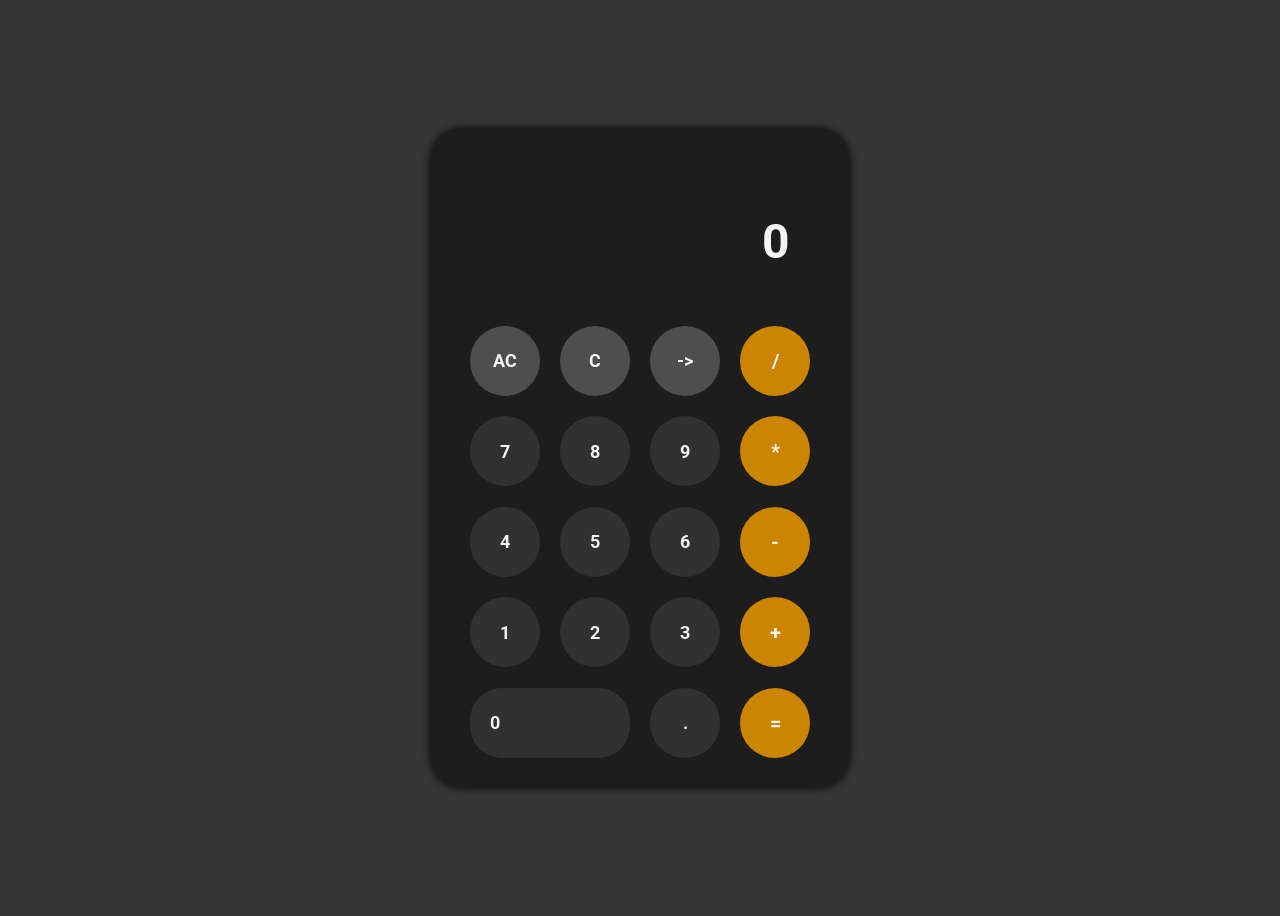
<file: calculator/index.html>
<!DOCTYPE html>
<html lang="en">
<head>
    <meta charset="UTF-8">
    <meta name="viewport" content="width=device-width, initial-scale=1.0">
    <link rel="stylesheet" href="./style.css">
    <script src="./script.js" defer></script>
    <title>calculator</title>
</head>
<body>

    <div class="container">
            
        <div class="screen"></div>

        <div class="row1">
            <div class="opk">AC</div>
            <div class="opk">C</div>
            <div class="opk">-></div>
            <div class="op">/</div>
        </div>

        <div class="row2">
            <div class="btn">7</div>
            <div class="btn">8</div>
            <div class="btn">9</div>
            <div class="op">*</div>
        </div>

        <div class="row3">
            <div class="btn">4</div>
            <div class="btn">5</div>
            <div class="btn">6</div>
            <div class="op">-</div>
        </div>

        <div class="row4">
            <div class="btn">1</div>
            <div class="btn">2</div>
            <div class="btn">3</div>
            <div class="op">+</div>
        </div>

        <div class="row5">
            <div class="btn btn-special">0</div>
            <div class="btn">.</div>
            <div class="eq">=</div>
        </div>

    </div>

</body>
</html>
</file>
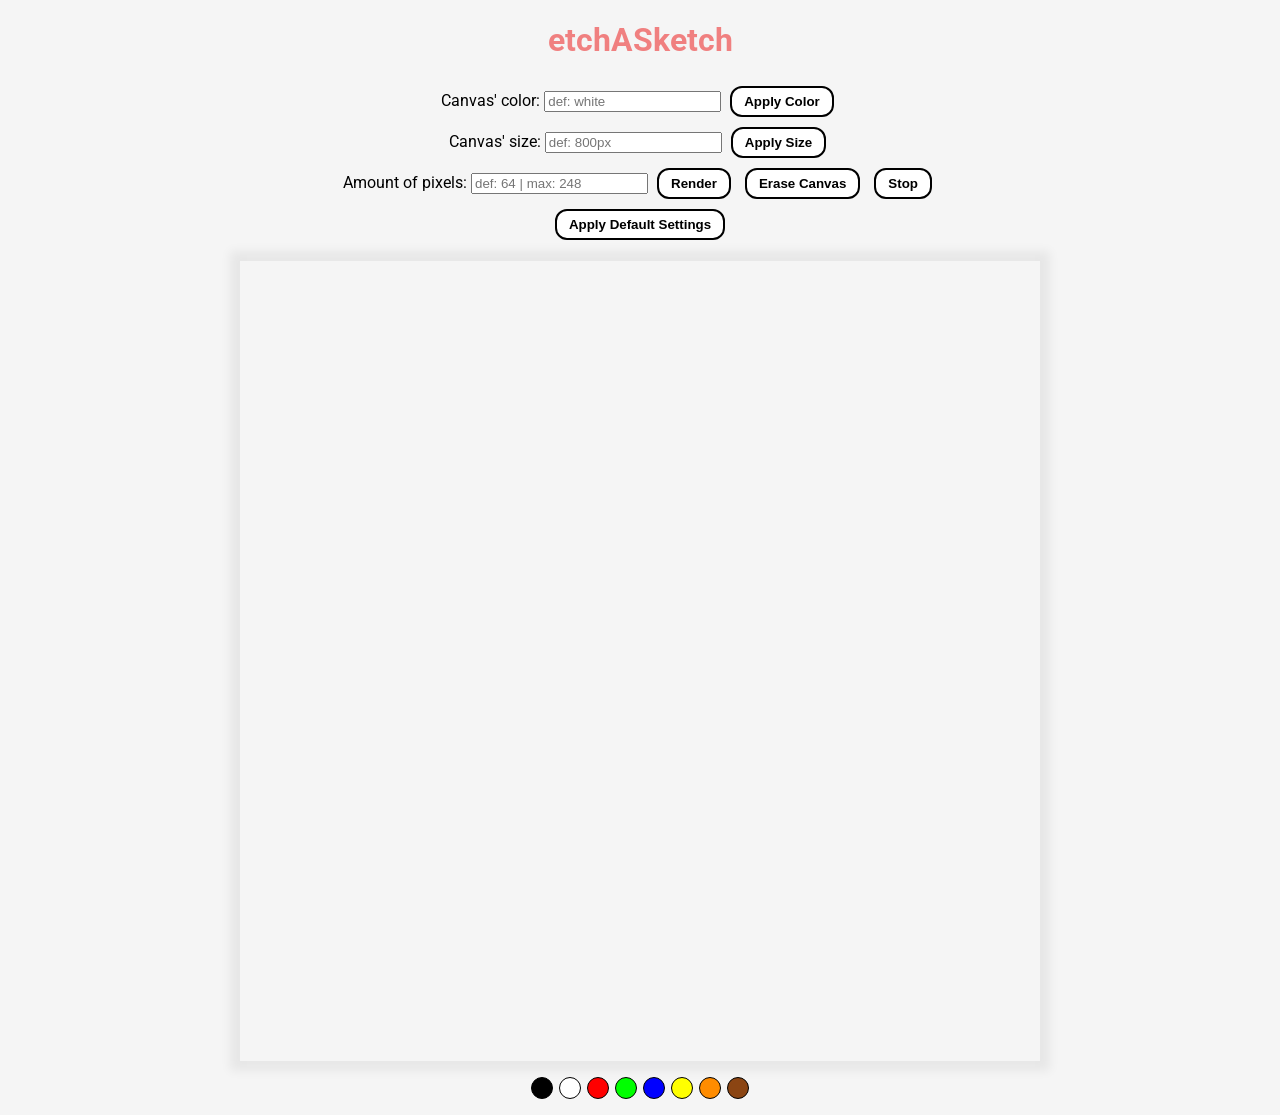
<file: etchASketch/index.html>
<!DOCTYPE html>
<html lang="en">
    <head>
        <meta charset="UTF-8">
        <meta name="viewport" content="width=device-width, initial-scale=1.0">
        <link rel="stylesheet" href="./style.css">
        <script src="./script.js" defer></script>
        <title>etchASketch</title>
    </head>
    <body>
        <h1 style="color: lightcoral;">etchASketch</h1>

        <span>Canvas' color:</span>
        <input type="text" class="canvasColor" placeholder="def: white">
        <button class="btn-clr btn-style">Apply Color</button>
        
        <br>

        <span>Canvas' size:</span>
        <input type="text" class="canvasSize" placeholder="def: 800px">
        <button class="btn-size btn-style">Apply Size</button>
        
        <br>

        <span>Amount of pixels:</span>
        <input type="number" class="input" placeholder="def: 64 | max: 248">
        <button class="render btn-style">Render</button>
        <button class="btn-erase btn-style">Erase Canvas</button>
        <button class="stop btn-style">Stop</button>

        <br>
        
        <button class="def btn-style">Apply Default Settings</button>

        <div class="cont"></div>

        <div class="palette">
            <div class="swatch" style="background:#000000"></div>
            <div class="swatch" style="background:white"></div>
            <div class="swatch" style="background:#ff0000"></div>
            <div class="swatch" style="background:#00ff00"></div>
            <div class="swatch" style="background:#0000ff"></div>
            <div class="swatch" style="background:#ffff00"></div>
            <div class="swatch" style="background:#ff8c00"></div>
            <div class="swatch" style="background:#8b4513"></div>
        </div>
    </body>
</html>
</file>
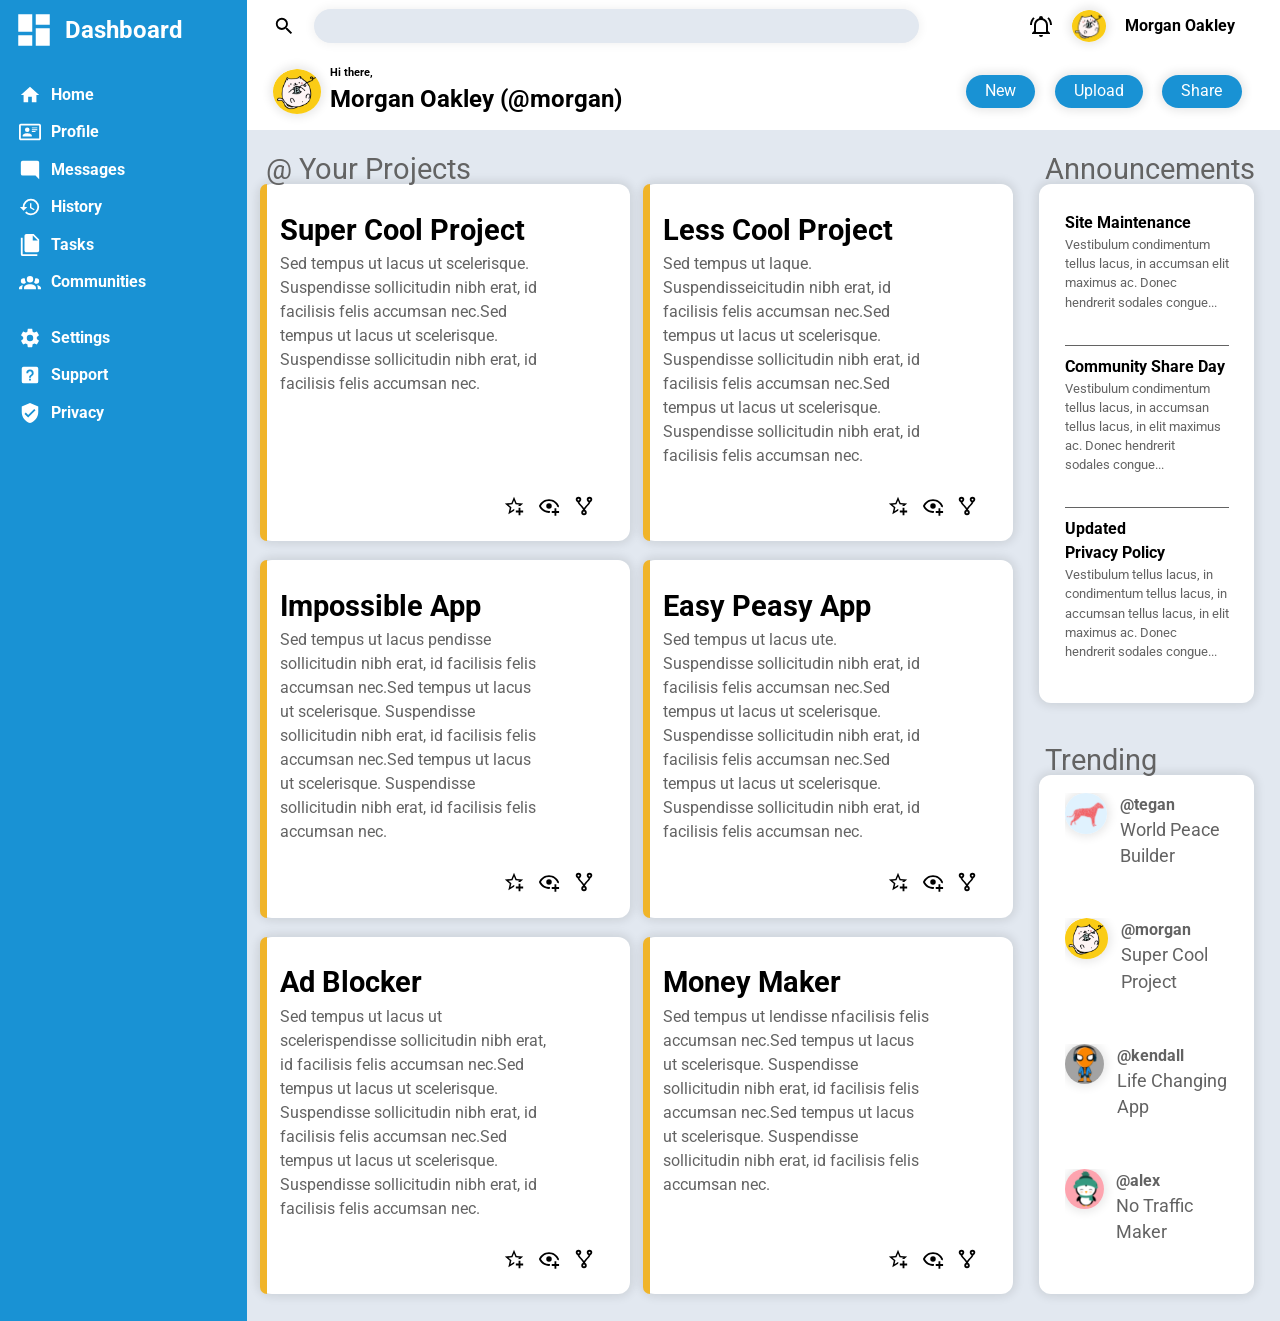
<file: js_adminDashboard/index.html>
<!DOCTYPE html>
<html lang="en">
<head>
    <meta charset="UTF-8">
    <meta name="viewport" content="width=device-width, initial-scale=1.0">
    <title>adminDashboard</title>
    <link rel="stylesheet" href="./style.css">
    <script src="./script.js" defer></script>
</head>
<body>
    
    <div class="wrapper">
        <div class="sidebar">
            <div class="dashboard-icon">
                <div class="sidebar-text logo">
                    <svg xmlns="http://www.w3.org/2000/svg" viewBox="0 0 24 24"><path d="M13,3V9H21V3M13,21H21V11H13M3,21H11V15H3M3,13H11V3H3V13Z" /></svg>
                    <span>Dashboard</span>
                </div>
            </div>
            <div class="dashboard-menu">
                <div class="sidebar-text">
                    <svg xmlns="http://www.w3.org/2000/svg" viewBox="0 0 24 24"><path d="M10,20V14H14V20H19V12H22L12,3L2,12H5V20H10Z" /></svg>
                    <span>Home</span>
                </div>
                <div class="sidebar-text">
                                <svg xmlns="http://www.w3.org/2000/svg" viewBox="0 0 24 24"><path d="M22,3H2C0.91,3.04 0.04,3.91 0,5V19C0.04,20.09 0.91,20.96 2,21H22C23.09,20.96 23.96,20.09 24,19V5C23.96,3.91 23.09,3.04 22,3M22,19H2V5H22V19M14,17V15.75C14,14.09 10.66,13.25 9,13.25C7.34,13.25 4,14.09 4,15.75V17H14M9,7A2.5,2.5 0 0,0 6.5,9.5A2.5,2.5 0 0,0 9,12A2.5,2.5 0 0,0 11.5,9.5A2.5,2.5 0 0,0 9,7M14,7V8H20V7H14M14,9V10H20V9H14M14,11V12H18V11H14" /></svg>
                                <span>Profile</span>
                </div>
                <div class="sidebar-text">
                    <svg xmlns="http://www.w3.org/2000/svg" viewBox="0 0 24 24"><path d="M22,4C22,2.89 21.1,2 20,2H4A2,2 0 0,0 2,4V16A2,2 0 0,0 4,18H18L22,22V4Z" /></svg>
                    <span>Messages</span>
                </div>
                <div class="sidebar-text">
                    <svg xmlns="http://www.w3.org/2000/svg" viewBox="0 0 24 24"><path d="M13.5,8H12V13L16.28,15.54L17,14.33L13.5,12.25V8M13,3A9,9 0 0,0 4,12H1L4.96,16.03L9,12H6A7,7 0 0,1 13,5A7,7 0 0,1 20,12A7,7 0 0,1 13,19C11.07,19 9.32,18.21 8.06,16.94L6.64,18.36C8.27,20 10.5,21 13,21A9,9 0 0,0 22,12A9,9 0 0,0 13,3" /></svg>
                    <span>History</span>
                </div>
                <div class="sidebar-text">
                    <svg xmlns="http://www.w3.org/2000/svg" viewBox="0 0 24 24"><path d="M15,7H20.5L15,1.5V7M8,0H16L22,6V18A2,2 0 0,1 20,20H8C6.89,20 6,19.1 6,18V2A2,2 0 0,1 8,0M4,4V22H20V24H4A2,2 0 0,1 2,22V4H4Z" /></svg>
                    <span>Tasks</span>
                </div>
                <div class="sidebar-text">
                    <svg xmlns="http://www.w3.org/2000/svg" viewBox="0 0 24 24"><path d="M12,5.5A3.5,3.5 0 0,1 15.5,9A3.5,3.5 0 0,1 12,12.5A3.5,3.5 0 0,1 8.5,9A3.5,3.5 0 0,1 12,5.5M5,8C5.56,8 6.08,8.15 6.53,8.42C6.38,9.85 6.8,11.27 7.66,12.38C7.16,13.34 6.16,14 5,14A3,3 0 0,1 2,11A3,3 0 0,1 5,8M19,8A3,3 0 0,1 22,11A3,3 0 0,1 19,14C17.84,14 16.84,13.34 16.34,12.38C17.2,11.27 17.62,9.85 17.47,8.42C17.92,8.15 18.44,8 19,8M5.5,18.25C5.5,16.18 8.41,14.5 12,14.5C15.59,14.5 18.5,16.18 18.5,18.25V20H5.5V18.25M0,20V18.5C0,17.11 1.89,15.94 4.45,15.6C3.86,16.28 3.5,17.22 3.5,18.25V20H0M24,20H20.5V18.25C20.5,17.22 20.14,16.28 19.55,15.6C22.11,15.94 24,17.11 24,18.5V20Z" /></svg>
                    <span>Communities</span>
                </div>
            </div>
            <div class="dashboard-settings">
                <div class="sidebar-text">
                    <svg xmlns="http://www.w3.org/2000/svg" viewBox="0 0 24 24"><path d="M12,15.5A3.5,3.5 0 0,1 8.5,12A3.5,3.5 0 0,1 12,8.5A3.5,3.5 0 0,1 15.5,12A3.5,3.5 0 0,1 12,15.5M19.43,12.97C19.47,12.65 19.5,12.33 19.5,12C19.5,11.67 19.47,11.34 19.43,11L21.54,9.37C21.73,9.22 21.78,8.95 21.66,8.73L19.66,5.27C19.54,5.05 19.27,4.96 19.05,5.05L16.56,6.05C16.04,5.66 15.5,5.32 14.87,5.07L14.5,2.42C14.46,2.18 14.25,2 14,2H10C9.75,2 9.54,2.18 9.5,2.42L9.13,5.07C8.5,5.32 7.96,5.66 7.44,6.05L4.95,5.05C4.73,4.96 4.46,5.05 4.34,5.27L2.34,8.73C2.21,8.95 2.27,9.22 2.46,9.37L4.57,11C4.53,11.34 4.5,11.67 4.5,12C4.5,12.33 4.53,12.65 4.57,12.97L2.46,14.63C2.27,14.78 2.21,15.05 2.34,15.27L4.34,18.73C4.46,18.95 4.73,19.03 4.95,18.95L7.44,17.94C7.96,18.34 8.5,18.68 9.13,18.93L9.5,21.58C9.54,21.82 9.75,22 10,22H14C14.25,22 14.46,21.82 14.5,21.58L14.87,18.93C15.5,18.67 16.04,18.34 16.56,17.94L19.05,18.95C19.27,19.03 19.54,18.95 19.66,18.73L21.66,15.27C21.78,15.05 21.73,14.78 21.54,14.63L19.43,12.97Z" /></svg>
                    <span>Settings</span>
                </div>
                <div class="sidebar-text">
                    <svg xmlns="http://www.w3.org/2000/svg" viewBox="0 0 24 24"><path d="M11,18H13V16H11V18M12,6A4,4 0 0,0 8,10H10A2,2 0 0,1 12,8A2,2 0 0,1 14,10C14,12 11,11.75 11,15H13C13,12.75 16,12.5 16,10A4,4 0 0,0 12,6M5,3H19A2,2 0 0,1 21,5V19A2,2 0 0,1 19,21H5A2,2 0 0,1 3,19V5A2,2 0 0,1 5,3Z" /></svg>
                    <span>Support</span>
                </div>
                <div class="sidebar-text">
                    <svg xmlns="http://www.w3.org/2000/svg" viewBox="0 0 24 24"><path d="M10,17L6,13L7.41,11.59L10,14.17L16.59,7.58L18,9M12,1L3,5V11C3,16.55 6.84,21.74 12,23C17.16,21.74 21,16.55 21,11V5L12,1Z" /></svg>
                    <span>Privacy</span>
                </div>
            </div>
        </div>

        <div class="header">
            <div class="h-top-section">
                <div class="search-bar">
                    <svg xmlns="http://www.w3.org/2000/svg" viewBox="0 0 24 24"><title>magnify</title><path d="M9.5,3A6.5,6.5 0 0,1 16,9.5C16,11.11 15.41,12.59 14.44,13.73L14.71,14H15.5L20.5,19L19,20.5L14,15.5V14.71L13.73,14.44C12.59,15.41 11.11,16 9.5,16A6.5,6.5 0 0,1 3,9.5A6.5,6.5 0 0,1 9.5,3M9.5,5C7,5 5,7 5,9.5C5,12 7,14 9.5,14C12,14 14,12 14,9.5C14,7 12,5 9.5,5Z" /></svg>
                    <input type="search">
                </div>
                <div class="profile">
                    <svg xmlns="http://www.w3.org/2000/svg" viewBox="0 0 24 24"><title>bell-ring-outline</title><path d="M10,21H14A2,2 0 0,1 12,23A2,2 0 0,1 10,21M21,19V20H3V19L5,17V11C5,7.9 7.03,5.17 10,4.29C10,4.19 10,4.1 10,4A2,2 0 0,1 12,2A2,2 0 0,1 14,4C14,4.1 14,4.19 14,4.29C16.97,5.17 19,7.9 19,11V17L21,19M17,11A5,5 0 0,0 12,6A5,5 0 0,0 7,11V18H17V11M19.75,3.19L18.33,4.61C20.04,6.3 21,8.6 21,11H23C23,8.07 21.84,5.25 19.75,3.19M1,11H3C3,8.6 3.96,6.3 5.67,4.61L4.25,3.19C2.16,5.25 1,8.07 1,11Z" /></svg>
                    <img src="./assets/profile-photo.png" alt="#">
                    <span>Morgan Oakley</span>
                </div>
            </div>
            <div class="h-bottom-section">
                <div class="greeting">
                    <img src="./assets/profile-photo.png" alt="#">
                    <div>
                        <p>Hi there,</p>
                        <span>Morgan Oakley (@morgan)</span>
                    </div>
                </div>
                <div class="header-buttons">
                    <button class="new">New</button>
                    <button class="upload">Upload</button>
                    <button class="share">Share</button>        
                </div>
            </div>
        </div>

        <div class="main-content">
            <div class="your-projects">
                <div class="card-cont">
                    <div class="orange-line"></div>
                    <div class="card">
                        <div class="card-text">
                            <h2>Super Cool Project</h2>
                            <p>Sed tempus ut lacus ut scelerisque. Suspendisse sollicitudin nibh erat, id facilisis felis accumsan nec.Sed tempus ut lacus ut scelerisque. Suspendisse sollicitudin nibh erat, id facilisis felis accumsan nec.</p>
                        </div>
                        <div class="svgs">
                            <svg xmlns="http://www.w3.org/2000/svg" viewBox="0 0 24 24"><title>star-plus-outline</title><path d="M5.8 21L7.4 14L2 9.2L9.2 8.6L12 2L14.8 8.6L22 9.2L18.8 12H18C17.3 12 16.6 12.1 15.9 12.4L18.1 10.5L13.7 10.1L12 6.1L10.3 10.1L5.9 10.5L9.2 13.4L8.2 17.7L12 15.4L12.5 15.7C12.3 16.2 12.1 16.8 12.1 17.3L5.8 21M17 14V17H14V19H17V22H19V19H22V17H19V14H17Z" /></svg>
                            <svg xmlns="http://www.w3.org/2000/svg" viewBox="0 0 24 24"><title>eye-plus-outline</title><path d="M12,4.5C7,4.5 2.73,7.61 1,12C2.73,16.39 7,19.5 12,19.5C12.36,19.5 12.72,19.5 13.08,19.45C13.03,19.13 13,18.82 13,18.5C13,18.14 13.04,17.78 13.1,17.42C12.74,17.46 12.37,17.5 12,17.5C8.24,17.5 4.83,15.36 3.18,12C4.83,8.64 8.24,6.5 12,6.5C15.76,6.5 19.17,8.64 20.82,12C20.7,12.24 20.56,12.45 20.43,12.68C21.09,12.84 21.72,13.11 22.29,13.5C22.56,13 22.8,12.5 23,12C21.27,7.61 17,4.5 12,4.5M12,9A3,3 0 0,0 9,12A3,3 0 0,0 12,15A3,3 0 0,0 15,12A3,3 0 0,0 12,9M18,14.5V17.5H15V19.5H18V22.5H20V19.5H23V17.5H20V14.5H18Z" /></svg>
                            <svg xmlns="http://www.w3.org/2000/svg" viewBox="0 0 24 24"><title>source-fork</title><path d="M6,2A3,3 0 0,1 9,5C9,6.28 8.19,7.38 7.06,7.81C7.15,8.27 7.39,8.83 8,9.63C9,10.92 11,12.83 12,14.17C13,12.83 15,10.92 16,9.63C16.61,8.83 16.85,8.27 16.94,7.81C15.81,7.38 15,6.28 15,5A3,3 0 0,1 18,2A3,3 0 0,1 21,5C21,6.32 20.14,7.45 18.95,7.85C18.87,8.37 18.64,9 18,9.83C17,11.17 15,13.08 14,14.38C13.39,15.17 13.15,15.73 13.06,16.19C14.19,16.62 15,17.72 15,19A3,3 0 0,1 12,22A3,3 0 0,1 9,19C9,17.72 9.81,16.62 10.94,16.19C10.85,15.73 10.61,15.17 10,14.38C9,13.08 7,11.17 6,9.83C5.36,9 5.13,8.37 5.05,7.85C3.86,7.45 3,6.32 3,5A3,3 0 0,1 6,2M6,4A1,1 0 0,0 5,5A1,1 0 0,0 6,6A1,1 0 0,0 7,5A1,1 0 0,0 6,4M18,4A1,1 0 0,0 17,5A1,1 0 0,0 18,6A1,1 0 0,0 19,5A1,1 0 0,0 18,4M12,18A1,1 0 0,0 11,19A1,1 0 0,0 12,20A1,1 0 0,0 13,19A1,1 0 0,0 12,18Z" /></svg>
                        </div>
                    </div>
                </div>
                <div class="card-cont">
                    <div class="orange-line"></div>
                    <div class="card">
                        <div class="card-text">
                            <h2>Less Cool Project</h2>
                            <p>Sed tempus ut laque. Suspendisseicitudin nibh erat, id facilisis felis accumsan nec.Sed tempus ut lacus ut scelerisque. Suspendisse sollicitudin nibh erat, id facilisis felis accumsan nec.Sed tempus ut lacus ut scelerisque. Suspendisse sollicitudin nibh erat, id facilisis felis accumsan nec.</p>
                        </div>
                        <div class="svgs">
                            <svg xmlns="http://www.w3.org/2000/svg" viewBox="0 0 24 24"><title>star-plus-outline</title><path d="M5.8 21L7.4 14L2 9.2L9.2 8.6L12 2L14.8 8.6L22 9.2L18.8 12H18C17.3 12 16.6 12.1 15.9 12.4L18.1 10.5L13.7 10.1L12 6.1L10.3 10.1L5.9 10.5L9.2 13.4L8.2 17.7L12 15.4L12.5 15.7C12.3 16.2 12.1 16.8 12.1 17.3L5.8 21M17 14V17H14V19H17V22H19V19H22V17H19V14H17Z" /></svg>
                            <svg xmlns="http://www.w3.org/2000/svg" viewBox="0 0 24 24"><title>eye-plus-outline</title><path d="M12,4.5C7,4.5 2.73,7.61 1,12C2.73,16.39 7,19.5 12,19.5C12.36,19.5 12.72,19.5 13.08,19.45C13.03,19.13 13,18.82 13,18.5C13,18.14 13.04,17.78 13.1,17.42C12.74,17.46 12.37,17.5 12,17.5C8.24,17.5 4.83,15.36 3.18,12C4.83,8.64 8.24,6.5 12,6.5C15.76,6.5 19.17,8.64 20.82,12C20.7,12.24 20.56,12.45 20.43,12.68C21.09,12.84 21.72,13.11 22.29,13.5C22.56,13 22.8,12.5 23,12C21.27,7.61 17,4.5 12,4.5M12,9A3,3 0 0,0 9,12A3,3 0 0,0 12,15A3,3 0 0,0 15,12A3,3 0 0,0 12,9M18,14.5V17.5H15V19.5H18V22.5H20V19.5H23V17.5H20V14.5H18Z" /></svg>
                            <svg xmlns="http://www.w3.org/2000/svg" viewBox="0 0 24 24"><title>source-fork</title><path d="M6,2A3,3 0 0,1 9,5C9,6.28 8.19,7.38 7.06,7.81C7.15,8.27 7.39,8.83 8,9.63C9,10.92 11,12.83 12,14.17C13,12.83 15,10.92 16,9.63C16.61,8.83 16.85,8.27 16.94,7.81C15.81,7.38 15,6.28 15,5A3,3 0 0,1 18,2A3,3 0 0,1 21,5C21,6.32 20.14,7.45 18.95,7.85C18.87,8.37 18.64,9 18,9.83C17,11.17 15,13.08 14,14.38C13.39,15.17 13.15,15.73 13.06,16.19C14.19,16.62 15,17.72 15,19A3,3 0 0,1 12,22A3,3 0 0,1 9,19C9,17.72 9.81,16.62 10.94,16.19C10.85,15.73 10.61,15.17 10,14.38C9,13.08 7,11.17 6,9.83C5.36,9 5.13,8.37 5.05,7.85C3.86,7.45 3,6.32 3,5A3,3 0 0,1 6,2M6,4A1,1 0 0,0 5,5A1,1 0 0,0 6,6A1,1 0 0,0 7,5A1,1 0 0,0 6,4M18,4A1,1 0 0,0 17,5A1,1 0 0,0 18,6A1,1 0 0,0 19,5A1,1 0 0,0 18,4M12,18A1,1 0 0,0 11,19A1,1 0 0,0 12,20A1,1 0 0,0 13,19A1,1 0 0,0 12,18Z" /></svg>
                        </div>
                    </div>
                </div>
                <div class="card-cont">
                    <div class="orange-line"></divclass></div>
                    <div class="card">
                        <div class="card-text">
                            <h2>Impossible App</h2>
                            <p>Sed tempus ut lacus pendisse sollicitudin nibh erat, id facilisis felis accumsan nec.Sed tempus ut lacus ut scelerisque. Suspendisse sollicitudin nibh erat, id facilisis felis accumsan nec.Sed tempus ut lacus ut scelerisque. Suspendisse sollicitudin nibh erat, id facilisis felis accumsan nec.</p>
                        </div>
                        <div class="svgs">
                            <svg xmlns="http://www.w3.org/2000/svg" viewBox="0 0 24 24"><title>star-plus-outline</title><path d="M5.8 21L7.4 14L2 9.2L9.2 8.6L12 2L14.8 8.6L22 9.2L18.8 12H18C17.3 12 16.6 12.1 15.9 12.4L18.1 10.5L13.7 10.1L12 6.1L10.3 10.1L5.9 10.5L9.2 13.4L8.2 17.7L12 15.4L12.5 15.7C12.3 16.2 12.1 16.8 12.1 17.3L5.8 21M17 14V17H14V19H17V22H19V19H22V17H19V14H17Z" /></svg>
                            <svg xmlns="http://www.w3.org/2000/svg" viewBox="0 0 24 24"><title>eye-plus-outline</title><path d="M12,4.5C7,4.5 2.73,7.61 1,12C2.73,16.39 7,19.5 12,19.5C12.36,19.5 12.72,19.5 13.08,19.45C13.03,19.13 13,18.82 13,18.5C13,18.14 13.04,17.78 13.1,17.42C12.74,17.46 12.37,17.5 12,17.5C8.24,17.5 4.83,15.36 3.18,12C4.83,8.64 8.24,6.5 12,6.5C15.76,6.5 19.17,8.64 20.82,12C20.7,12.24 20.56,12.45 20.43,12.68C21.09,12.84 21.72,13.11 22.29,13.5C22.56,13 22.8,12.5 23,12C21.27,7.61 17,4.5 12,4.5M12,9A3,3 0 0,0 9,12A3,3 0 0,0 12,15A3,3 0 0,0 15,12A3,3 0 0,0 12,9M18,14.5V17.5H15V19.5H18V22.5H20V19.5H23V17.5H20V14.5H18Z" /></svg>
                            <svg xmlns="http://www.w3.org/2000/svg" viewBox="0 0 24 24"><title>source-fork</title><path d="M6,2A3,3 0 0,1 9,5C9,6.28 8.19,7.38 7.06,7.81C7.15,8.27 7.39,8.83 8,9.63C9,10.92 11,12.83 12,14.17C13,12.83 15,10.92 16,9.63C16.61,8.83 16.85,8.27 16.94,7.81C15.81,7.38 15,6.28 15,5A3,3 0 0,1 18,2A3,3 0 0,1 21,5C21,6.32 20.14,7.45 18.95,7.85C18.87,8.37 18.64,9 18,9.83C17,11.17 15,13.08 14,14.38C13.39,15.17 13.15,15.73 13.06,16.19C14.19,16.62 15,17.72 15,19A3,3 0 0,1 12,22A3,3 0 0,1 9,19C9,17.72 9.81,16.62 10.94,16.19C10.85,15.73 10.61,15.17 10,14.38C9,13.08 7,11.17 6,9.83C5.36,9 5.13,8.37 5.05,7.85C3.86,7.45 3,6.32 3,5A3,3 0 0,1 6,2M6,4A1,1 0 0,0 5,5A1,1 0 0,0 6,6A1,1 0 0,0 7,5A1,1 0 0,0 6,4M18,4A1,1 0 0,0 17,5A1,1 0 0,0 18,6A1,1 0 0,0 19,5A1,1 0 0,0 18,4M12,18A1,1 0 0,0 11,19A1,1 0 0,0 12,20A1,1 0 0,0 13,19A1,1 0 0,0 12,18Z" /></svg>
                        </div>
                    </div>
                </div>
                <div class="card-cont">
                    <div class="orange-line"></div>
                    <div class="card">
                        <div class="card-text">
                            <h2>Easy Peasy App</h2>
                            <p>Sed tempus ut lacus ute. Suspendisse sollicitudin nibh erat, id facilisis felis accumsan nec.Sed tempus ut lacus ut scelerisque. Suspendisse sollicitudin nibh erat, id facilisis felis accumsan nec.Sed tempus ut lacus ut scelerisque. Suspendisse sollicitudin nibh erat, id facilisis felis accumsan nec.</p>
                        </div>
                        <div class="svgs">
                            <svg xmlns="http://www.w3.org/2000/svg" viewBox="0 0 24 24"><title>star-plus-outline</title><path d="M5.8 21L7.4 14L2 9.2L9.2 8.6L12 2L14.8 8.6L22 9.2L18.8 12H18C17.3 12 16.6 12.1 15.9 12.4L18.1 10.5L13.7 10.1L12 6.1L10.3 10.1L5.9 10.5L9.2 13.4L8.2 17.7L12 15.4L12.5 15.7C12.3 16.2 12.1 16.8 12.1 17.3L5.8 21M17 14V17H14V19H17V22H19V19H22V17H19V14H17Z" /></svg>
                            <svg xmlns="http://www.w3.org/2000/svg" viewBox="0 0 24 24"><title>eye-plus-outline</title><path d="M12,4.5C7,4.5 2.73,7.61 1,12C2.73,16.39 7,19.5 12,19.5C12.36,19.5 12.72,19.5 13.08,19.45C13.03,19.13 13,18.82 13,18.5C13,18.14 13.04,17.78 13.1,17.42C12.74,17.46 12.37,17.5 12,17.5C8.24,17.5 4.83,15.36 3.18,12C4.83,8.64 8.24,6.5 12,6.5C15.76,6.5 19.17,8.64 20.82,12C20.7,12.24 20.56,12.45 20.43,12.68C21.09,12.84 21.72,13.11 22.29,13.5C22.56,13 22.8,12.5 23,12C21.27,7.61 17,4.5 12,4.5M12,9A3,3 0 0,0 9,12A3,3 0 0,0 12,15A3,3 0 0,0 15,12A3,3 0 0,0 12,9M18,14.5V17.5H15V19.5H18V22.5H20V19.5H23V17.5H20V14.5H18Z" /></svg>
                            <svg xmlns="http://www.w3.org/2000/svg" viewBox="0 0 24 24"><title>source-fork</title><path d="M6,2A3,3 0 0,1 9,5C9,6.28 8.19,7.38 7.06,7.81C7.15,8.27 7.39,8.83 8,9.63C9,10.92 11,12.83 12,14.17C13,12.83 15,10.92 16,9.63C16.61,8.83 16.85,8.27 16.94,7.81C15.81,7.38 15,6.28 15,5A3,3 0 0,1 18,2A3,3 0 0,1 21,5C21,6.32 20.14,7.45 18.95,7.85C18.87,8.37 18.64,9 18,9.83C17,11.17 15,13.08 14,14.38C13.39,15.17 13.15,15.73 13.06,16.19C14.19,16.62 15,17.72 15,19A3,3 0 0,1 12,22A3,3 0 0,1 9,19C9,17.72 9.81,16.62 10.94,16.19C10.85,15.73 10.61,15.17 10,14.38C9,13.08 7,11.17 6,9.83C5.36,9 5.13,8.37 5.05,7.85C3.86,7.45 3,6.32 3,5A3,3 0 0,1 6,2M6,4A1,1 0 0,0 5,5A1,1 0 0,0 6,6A1,1 0 0,0 7,5A1,1 0 0,0 6,4M18,4A1,1 0 0,0 17,5A1,1 0 0,0 18,6A1,1 0 0,0 19,5A1,1 0 0,0 18,4M12,18A1,1 0 0,0 11,19A1,1 0 0,0 12,20A1,1 0 0,0 13,19A1,1 0 0,0 12,18Z" /></svg>
                        </div>
                    </div>
                </div>
                <div class="card-cont">
                    <div class="orange-line"></div>
                    <div class="card">
                        <div class="card-text">
                            <h2>Ad Blocker</h2>
                            <p>Sed tempus ut lacus ut scelerispendisse sollicitudin nibh erat, id facilisis felis accumsan nec.Sed tempus ut lacus ut scelerisque. Suspendisse sollicitudin nibh erat, id facilisis felis accumsan nec.Sed tempus ut lacus ut scelerisque. Suspendisse sollicitudin nibh erat, id facilisis felis accumsan nec.</p>
                        </div>
                        <div class="svgs">
                            <svg xmlns="http://www.w3.org/2000/svg" viewBox="0 0 24 24"><title>star-plus-outline</title><path d="M5.8 21L7.4 14L2 9.2L9.2 8.6L12 2L14.8 8.6L22 9.2L18.8 12H18C17.3 12 16.6 12.1 15.9 12.4L18.1 10.5L13.7 10.1L12 6.1L10.3 10.1L5.9 10.5L9.2 13.4L8.2 17.7L12 15.4L12.5 15.7C12.3 16.2 12.1 16.8 12.1 17.3L5.8 21M17 14V17H14V19H17V22H19V19H22V17H19V14H17Z" /></svg>
                            <svg xmlns="http://www.w3.org/2000/svg" viewBox="0 0 24 24"><title>eye-plus-outline</title><path d="M12,4.5C7,4.5 2.73,7.61 1,12C2.73,16.39 7,19.5 12,19.5C12.36,19.5 12.72,19.5 13.08,19.45C13.03,19.13 13,18.82 13,18.5C13,18.14 13.04,17.78 13.1,17.42C12.74,17.46 12.37,17.5 12,17.5C8.24,17.5 4.83,15.36 3.18,12C4.83,8.64 8.24,6.5 12,6.5C15.76,6.5 19.17,8.64 20.82,12C20.7,12.24 20.56,12.45 20.43,12.68C21.09,12.84 21.72,13.11 22.29,13.5C22.56,13 22.8,12.5 23,12C21.27,7.61 17,4.5 12,4.5M12,9A3,3 0 0,0 9,12A3,3 0 0,0 12,15A3,3 0 0,0 15,12A3,3 0 0,0 12,9M18,14.5V17.5H15V19.5H18V22.5H20V19.5H23V17.5H20V14.5H18Z" /></svg>
                            <svg xmlns="http://www.w3.org/2000/svg" viewBox="0 0 24 24"><title>source-fork</title><path d="M6,2A3,3 0 0,1 9,5C9,6.28 8.19,7.38 7.06,7.81C7.15,8.27 7.39,8.83 8,9.63C9,10.92 11,12.83 12,14.17C13,12.83 15,10.92 16,9.63C16.61,8.83 16.85,8.27 16.94,7.81C15.81,7.38 15,6.28 15,5A3,3 0 0,1 18,2A3,3 0 0,1 21,5C21,6.32 20.14,7.45 18.95,7.85C18.87,8.37 18.64,9 18,9.83C17,11.17 15,13.08 14,14.38C13.39,15.17 13.15,15.73 13.06,16.19C14.19,16.62 15,17.72 15,19A3,3 0 0,1 12,22A3,3 0 0,1 9,19C9,17.72 9.81,16.62 10.94,16.19C10.85,15.73 10.61,15.17 10,14.38C9,13.08 7,11.17 6,9.83C5.36,9 5.13,8.37 5.05,7.85C3.86,7.45 3,6.32 3,5A3,3 0 0,1 6,2M6,4A1,1 0 0,0 5,5A1,1 0 0,0 6,6A1,1 0 0,0 7,5A1,1 0 0,0 6,4M18,4A1,1 0 0,0 17,5A1,1 0 0,0 18,6A1,1 0 0,0 19,5A1,1 0 0,0 18,4M12,18A1,1 0 0,0 11,19A1,1 0 0,0 12,20A1,1 0 0,0 13,19A1,1 0 0,0 12,18Z" /></svg>
                        </div>
                    </div>
                </div>
                <div class="card-cont">
                    <div class="orange-line"></div>
                    <div class="card">
                        <div class="card-text">
                            <h2>Money Maker</h2>
                            <p>Sed tempus ut lendisse nfacilisis felis accumsan nec.Sed tempus ut lacus ut scelerisque. Suspendisse sollicitudin nibh erat, id facilisis felis accumsan nec.Sed tempus ut lacus ut scelerisque. Suspendisse sollicitudin nibh erat, id facilisis felis accumsan nec.</p>
                        </div>
                        <div class="svgs">
                            <svg xmlns="http://www.w3.org/2000/svg" viewBox="0 0 24 24"><title>star-plus-outline</title><path d="M5.8 21L7.4 14L2 9.2L9.2 8.6L12 2L14.8 8.6L22 9.2L18.8 12H18C17.3 12 16.6 12.1 15.9 12.4L18.1 10.5L13.7 10.1L12 6.1L10.3 10.1L5.9 10.5L9.2 13.4L8.2 17.7L12 15.4L12.5 15.7C12.3 16.2 12.1 16.8 12.1 17.3L5.8 21M17 14V17H14V19H17V22H19V19H22V17H19V14H17Z" /></svg>
                            <svg xmlns="http://www.w3.org/2000/svg" viewBox="0 0 24 24"><title>eye-plus-outline</title><path d="M12,4.5C7,4.5 2.73,7.61 1,12C2.73,16.39 7,19.5 12,19.5C12.36,19.5 12.72,19.5 13.08,19.45C13.03,19.13 13,18.82 13,18.5C13,18.14 13.04,17.78 13.1,17.42C12.74,17.46 12.37,17.5 12,17.5C8.24,17.5 4.83,15.36 3.18,12C4.83,8.64 8.24,6.5 12,6.5C15.76,6.5 19.17,8.64 20.82,12C20.7,12.24 20.56,12.45 20.43,12.68C21.09,12.84 21.72,13.11 22.29,13.5C22.56,13 22.8,12.5 23,12C21.27,7.61 17,4.5 12,4.5M12,9A3,3 0 0,0 9,12A3,3 0 0,0 12,15A3,3 0 0,0 15,12A3,3 0 0,0 12,9M18,14.5V17.5H15V19.5H18V22.5H20V19.5H23V17.5H20V14.5H18Z" /></svg>
                            <svg xmlns="http://www.w3.org/2000/svg" viewBox="0 0 24 24"><title>source-fork</title><path d="M6,2A3,3 0 0,1 9,5C9,6.28 8.19,7.38 7.06,7.81C7.15,8.27 7.39,8.83 8,9.63C9,10.92 11,12.83 12,14.17C13,12.83 15,10.92 16,9.63C16.61,8.83 16.85,8.27 16.94,7.81C15.81,7.38 15,6.28 15,5A3,3 0 0,1 18,2A3,3 0 0,1 21,5C21,6.32 20.14,7.45 18.95,7.85C18.87,8.37 18.64,9 18,9.83C17,11.17 15,13.08 14,14.38C13.39,15.17 13.15,15.73 13.06,16.19C14.19,16.62 15,17.72 15,19A3,3 0 0,1 12,22A3,3 0 0,1 9,19C9,17.72 9.81,16.62 10.94,16.19C10.85,15.73 10.61,15.17 10,14.38C9,13.08 7,11.17 6,9.83C5.36,9 5.13,8.37 5.05,7.85C3.86,7.45 3,6.32 3,5A3,3 0 0,1 6,2M6,4A1,1 0 0,0 5,5A1,1 0 0,0 6,6A1,1 0 0,0 7,5A1,1 0 0,0 6,4M18,4A1,1 0 0,0 17,5A1,1 0 0,0 18,6A1,1 0 0,0 19,5A1,1 0 0,0 18,4M12,18A1,1 0 0,0 11,19A1,1 0 0,0 12,20A1,1 0 0,0 13,19A1,1 0 0,0 12,18Z" /></svg>
                        </div>
                    </div>
                </div>
            </div>
            <div class="announcements">
                <div class="an-section an-1">
                    <h2>Site Maintenance</h2>
                    <p>Vestibulum condimentum tellus lacus, in accumsan elit maximus ac. Donec hendrerit sodales congue...</p>
                </div>
                <div class="an-section an-2">
                    <h2>Community Share Day</h2>
                    <p>Vestibulum condimentum tellus lacus, in accumsan tellus lacus, in elit maximus ac. Donec hendrerit sodales congue...</p>
                </div>   
                <div class="an-section an-3">
                    <h2>Updated Privacy Policy</h2>
                    <p>Vestibulum tellus lacus, in condimentum tellus lacus, in accumsan tellus lacus, in elit maximus ac. Donec hendrerit sodales congue...</p>
                </div>
            </div>
            <div class="trending">
                <div class="tr-card">
                    <img src="./assets/tengen.png" alt="#">
                    <div class="tr-text">
                        <h2>@tegan</h2>
                        <p>World Peace Builder</p>
                    </div>
                </div>
                <div class="tr-card">
                    <img src="./assets/profile-photo.png" alt="#">
                    <div class="tr-text">
                        <h2>@morgan</h2>
                        <p>Super Cool Project</p>
                    </div>
                </div>
                <div class="tr-card">
                    <img src="./assets/kendall.png" alt="#">
                    <div class="tr-text">
                        <h2>@kendall</h2>
                        <p>Life Changing App</p>
                    </div>
                </div>
                <div class="tr-card">
                    <img src="./assets/alex.png" alt="#">
                    <div class="tr-text">
                        <h2>@alex</h2>
                        <p>No Traffic Maker</p>
                    </div>
                </div>
            </div>
        </div>
    </div>
</body>
</html>
</file>
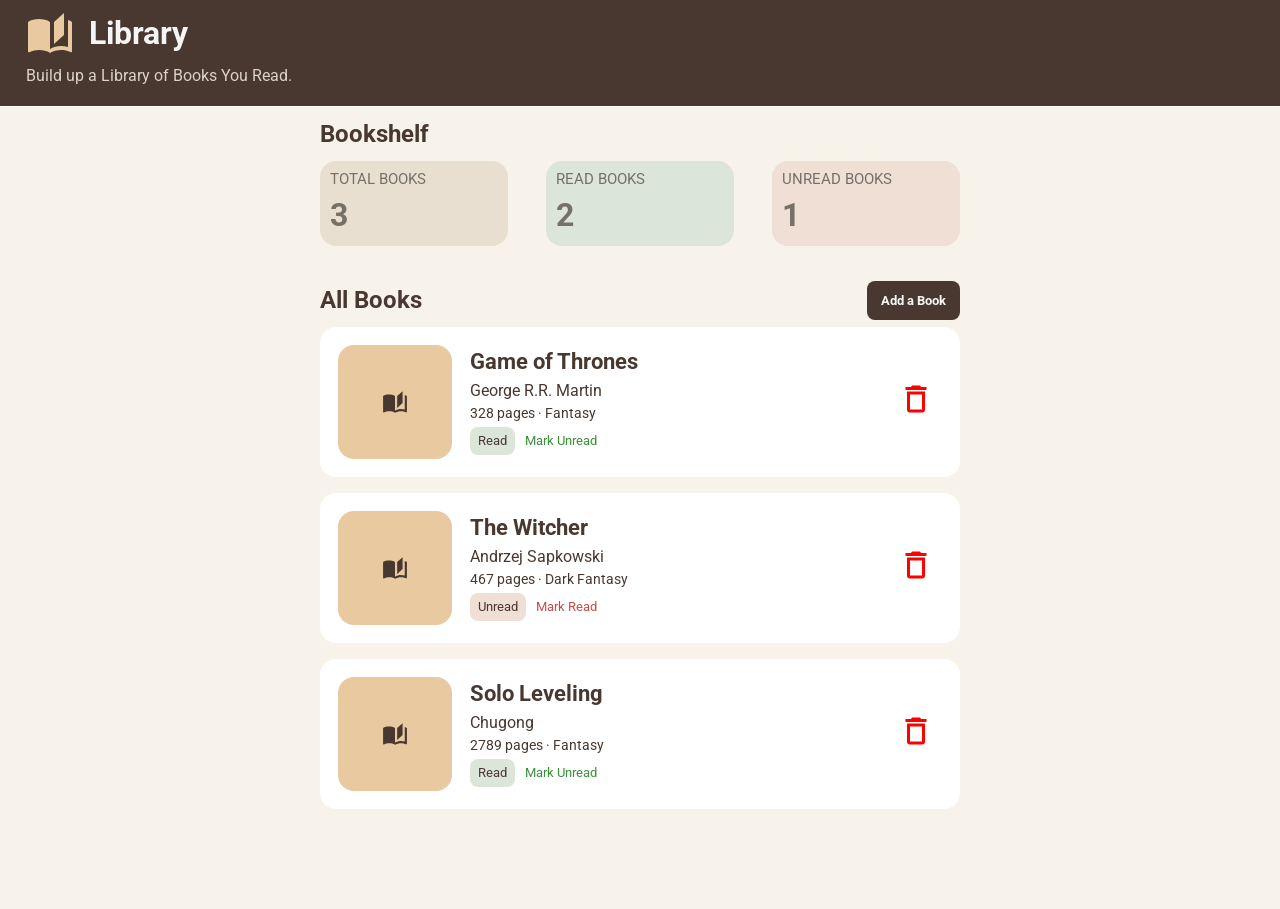
<file: js_library/index.html>
<!DOCTYPE html>
<html lang="en">
<head>
    <meta charset="UTF-8">
    <meta name="viewport" content="width=device-width, initial-scale=1.0">
    <title>library</title>
    <script src="./script.js" defer></script>
    <link rel="stylesheet" href="./style.css">
</head>
<body>
    <div class="wrapper">
        <div class="header">
            <div>
                <svg xmlns="http://www.w3.org/2000/svg" viewBox="0 0 24 24"><title>book-open-page-variant</title><path d="M19 2L14 6.5V17.5L19 13V2M6.5 5C4.55 5 2.45 5.4 1 6.5V21.16C1 21.41 1.25 21.66 1.5 21.66C1.6 21.66 1.65 21.59 1.75 21.59C3.1 20.94 5.05 20.5 6.5 20.5C8.45 20.5 10.55 20.9 12 22C13.35 21.15 15.8 20.5 17.5 20.5C19.15 20.5 20.85 20.81 22.25 21.56C22.35 21.61 22.4 21.59 22.5 21.59C22.75 21.59 23 21.34 23 21.09V6.5C22.4 6.05 21.75 5.75 21 5.5V19C19.9 18.65 18.7 18.5 17.5 18.5C15.8 18.5 13.35 19.15 12 20V6.5C10.55 5.4 8.45 5 6.5 5Z" /></svg>
                <span>Library</span>
            </div>
            <p>Build up a Library of Books You Read.</p>
        </div>
        <div class="main">
            <div class="info">
                <p class="heading-text-style">Bookshelf</p>
                <div class="info-container">
                    <div class="info-card one">
                        <p>TOTAL BOOKS</p>
                        <p class="num" id="total">1</p>
                    </div>
                    <div class="info-card two">
                        <p>READ BOOKS</p>
                        <p class="num" id="read">0</p>
                    </div>
                    <div class="info-card three">
                        <p>UNREAD BOOKS</p>
                        <p class="num" id="unread">1</p>
                    </div>
                </div>
            </div>
            <div class="books">
                <div class="books-heading">
                    <p class="heading-text-style">All Books</p>
                    <button id="add_book">Add a Book</button>
                </div>
                <div class="book-container">
                    <!-- EXAMPLE BOOK -->
                    <div class="example_book">
                        <div class="book_photo">
                            <svg class="example_book-svg" xmlns="http://www.w3.org/2000/svg" viewBox="0 0 24 24"><title>book-open-page-variant</title><path d="M19 2L14 6.5V17.5L19 13V2M6.5 5C4.55 5 2.45 5.4 1 6.5V21.16C1 21.41 1.25 21.66 1.5 21.66C1.6 21.66 1.65 21.59 1.75 21.59C3.1 20.94 5.05 20.5 6.5 20.5C8.45 20.5 10.55 20.9 12 22C13.35 21.15 15.8 20.5 17.5 20.5C19.15 20.5 20.85 20.81 22.25 21.56C22.35 21.61 22.4 21.59 22.5 21.59C22.75 21.59 23 21.34 23 21.09V6.5C22.4 6.05 21.75 5.75 21 5.5V19C19.9 18.65 18.7 18.5 17.5 18.5C15.8 18.5 13.35 19.15 12 20V6.5C10.55 5.4 8.45 5 6.5 5Z" /></svg>
                        </div>
                        <div class="book_text">
                            <h2 class="book_text-h2">The Midnight Library</h2>
                            <p class="book_text-p">Matt Haig</p>
                            <p class="pages book_text-p">304 pages · Fantasy</p>
                            <button class="book_text-button" id="status-button">Unread</button>
                            <span class="book_text-span" id="status-text">Mark read</span>                            
                        </div>
                        <div class="dlt-btn">
                            <svg class="dlt-btn-svg" xmlns="http://www.w3.org/2000/svg" viewBox="0 0 24 24"><title>delete-outline</title><path d="M6,19A2,2 0 0,0 8,21H16A2,2 0 0,0 18,19V7H6V19M8,9H16V19H8V9M15.5,4L14.5,3H9.5L8.5,4H5V6H19V4H15.5Z" /></svg>
                        </div>
                    </div>
            </div>
        </div>
    </div>
    <dialog closedby='any' id="popup">
        <div class="dialog-header">
            <h2>Add a Book</h2>
            <p>Fill in the details to add a new book to the library.</p>
        </div>
        <div class="title_div">
            <label for="title" class="dialog-font">Title <span class="req">*</span></label>
            <input required type="text" id='title' placeholder="e.g The Midnight Library">
        </div>
        <div class="input_section_cont">
            <div class="div-d">
                <label for="author" class="dialog-font">Author <span class="req">*</span></label>
                <input required type="text" id="author" placeholder="e.g Matt Haig">
                <label for="pages" class="dialog-font">Number of Pages <span class="req">*</span></label>
                <input required type="number" id="pages" placeholder="e.g 304">
            </div>
            <div class="div-d">
                <label for="genre" class="dialog-font">Genre <span class="req">*</span></label>
                <input required type="text" id="genre" placeholder="e.g Fantasy">
                <label for="radio" class="dialog-font">Have you Read This Book? <span class="req">*</span></label>
                <div class="radios_cont">
                    <div class="rdio r1">
                        <input required value='Yes' type="radio" class="dialog-font" id="rdio1" name="radio">
                        <label for="rdio1">Yes</label>
                    </div>
                    <div class="rdio r2">
                        <input required value='No' type="radio" class="dialog-font" id="rdio2" name="radio">
                        <label for="rdio2">No</label>
                    </div>
                </div>
            </div>
        </div>
        <div class="btn_div">
            <button id="exit_window">Cancel</button>
            <button id="confirm_window">Add Book</button>
        </div>
    </dialog>
</body>
</html>
</file>
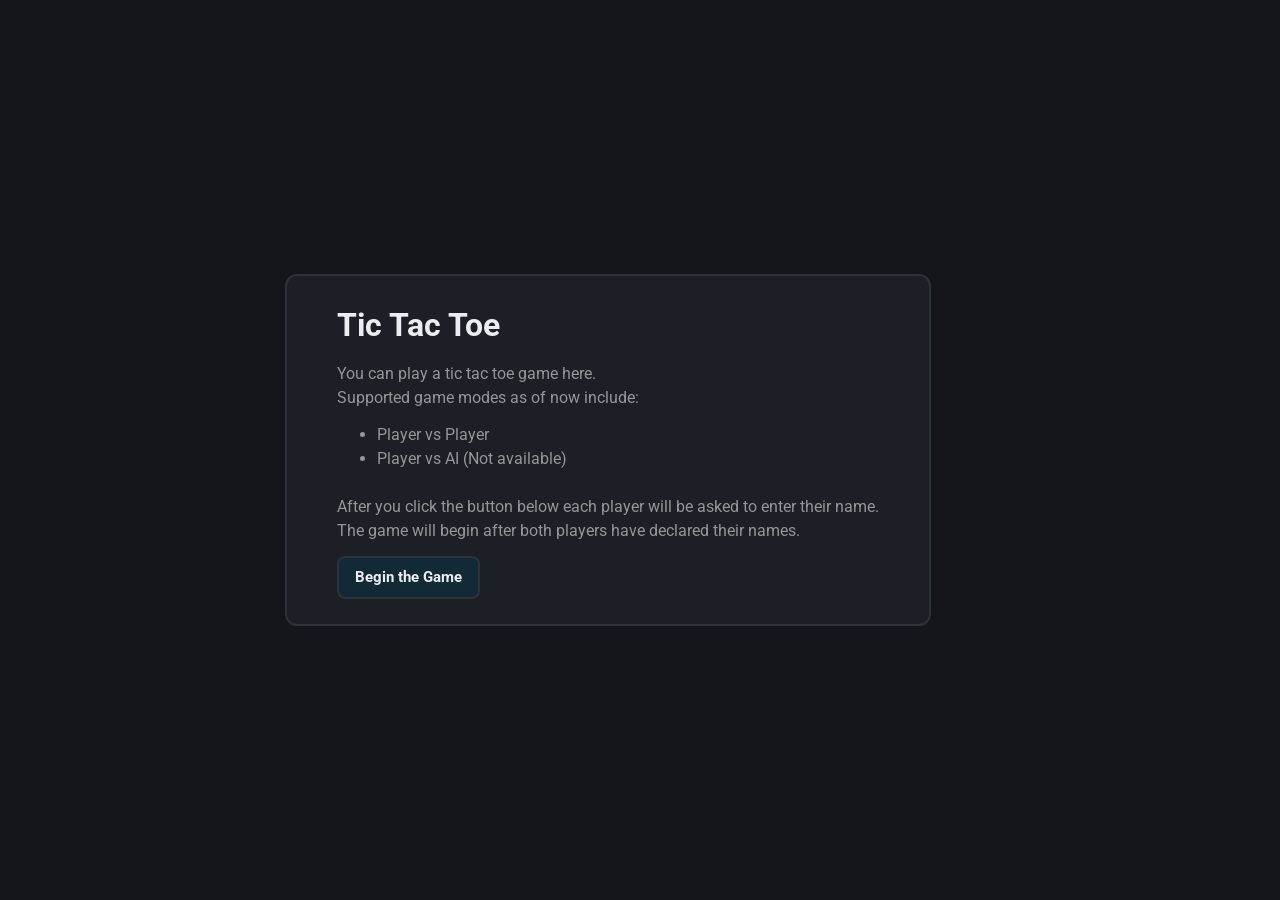
<file: js_ticTacToe/index.html>
<!DOCTYPE html>
<html lang="en">

    <head>
        <meta charset="UTF-8">
        <meta name="viewport" content="width=device-width, initial-scale=1.0">
        <title>ticTacToe</title>
        <link rel="stylesheet" href="./style.css">
        <script src="./script.js" defer></script>
    </head>

    <body>

        <!-- START MENU -->
        <section>
            <div id="wrapper" class="container_style display_setter">
                <div>
                    <h2 class="heading_text">Tic Tac Toe</h2>
                    <p class="info_text top_margin">You can play a tic tac toe game here.</p>
                    <p class="info_text">Supported game modes as of now include:</p>
                    <ul class="info_text top_margin">
                        <li>Player vs Player</li>
                        <li>Player vs AI (Not available)</li>
                    </ul>
                    <br>
                    <p class="info_text">After you click the button below each player will be asked to enter their name.</p>
                    <p class="info_text">The game will begin after both players have declared their names.</p>
                </div>
                <div class="top_margin">
                    <button id="begin_button" class="button_style">Begin the Game</button>
                </div>
            </div>
        </section>

        <section>
            <div id="board_wrapper"></div>
        </section>

        <!-- INPUT POPUP -->
        <section>
            <dialog class="container_style" id="name_input_popup">
                <form action="post" id="form_display">
                    <div>
                        <h2 class="heading_text">Enter:</h2>
                        <p class="info_text">Fields marked with "*" are required.</p>
                    </div>
                    <div>
                        <label class="label_text" for="p1_name"><span class="red_color">* </span>CIRCLE'S PLAYER NAME:</label>
                        <div class="inline_flex">
                            <input class="input_style" type="text" id="p1_name" required minlength="2">
                            <div class="avatar">O</div>
                        </div>
                    </div>
                    <div>
                        <label class="label_text" for="p2_name"><span class="red_color">* </span>CROSS'S PLAYER NAME:</label>
                        <div class="inline_flex">
                            <input class="input_style" type="text" id="p2_name" required minlength="2">
                            <div class="avatar">X</div>
                        </div>
                    </div>
                    <div class="top_margin">
                        <button type="button" id="close_btn" class="button_style">Close</button>
                        <button id="confirm_btn" class="button_style">Confirm</button>
                    </div>
                </form>
            </dialog>
        </section>

    </body>

</html>
</file>
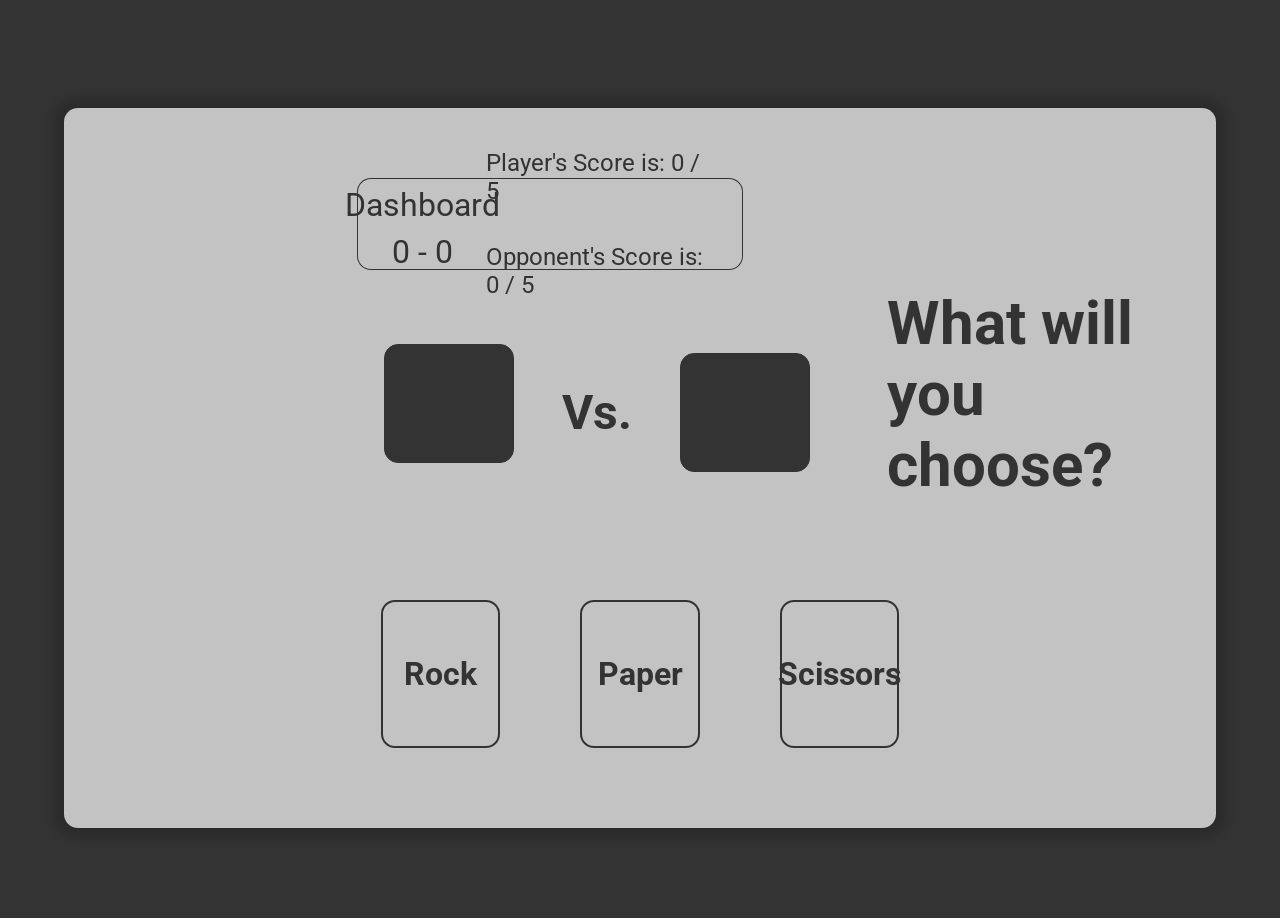
<file: rockPaperScissors/index.html>
<!DOCTYPE html>

<html lang="en">

<head>

    <meta charset="UTF-8">
    <meta name="viewport" content="width=device-width, initial-scale=1.0">
    <title>RPS Game</title>
    <script src="./script.js" defer></script>
    <link rel="stylesheet" href="style.css">

</head>
<body>

    <div class="container">

        <div class="topSection">

            <div class="scoreSection"> <!---->
                <div class="leftSection">
                    <div class="description"><label>Dashboard</label><label class="rounds"></label></div>
                    <div class="points">
                        <label class="p1Score"></label>
                        <br>
                        <label class="p2Score"></label>
                    </div>
                </div>
            </div>

            <div class="display"> <!---->
                <div class="roundAvatars">
                    <div class="p1Card"></div>
                    <label>Vs.</label>
                    <div class="p2Card"></div>
                </div>
                <div class="roundResult"><label></label></div>
            </div>

        </div>

        <div class="bottomSection">
            <div class="btnRock card" data-value="Rock"><h1>Rock</h1></div>
            <div class="btnPaper card" data-value="Paper"><h1>Paper</h1></div>
            <div class="btnScissors card" data-value="Scissors"><h1>Scissors</h1></div>
        </div>

    </div>

</body>
</html>
</file>
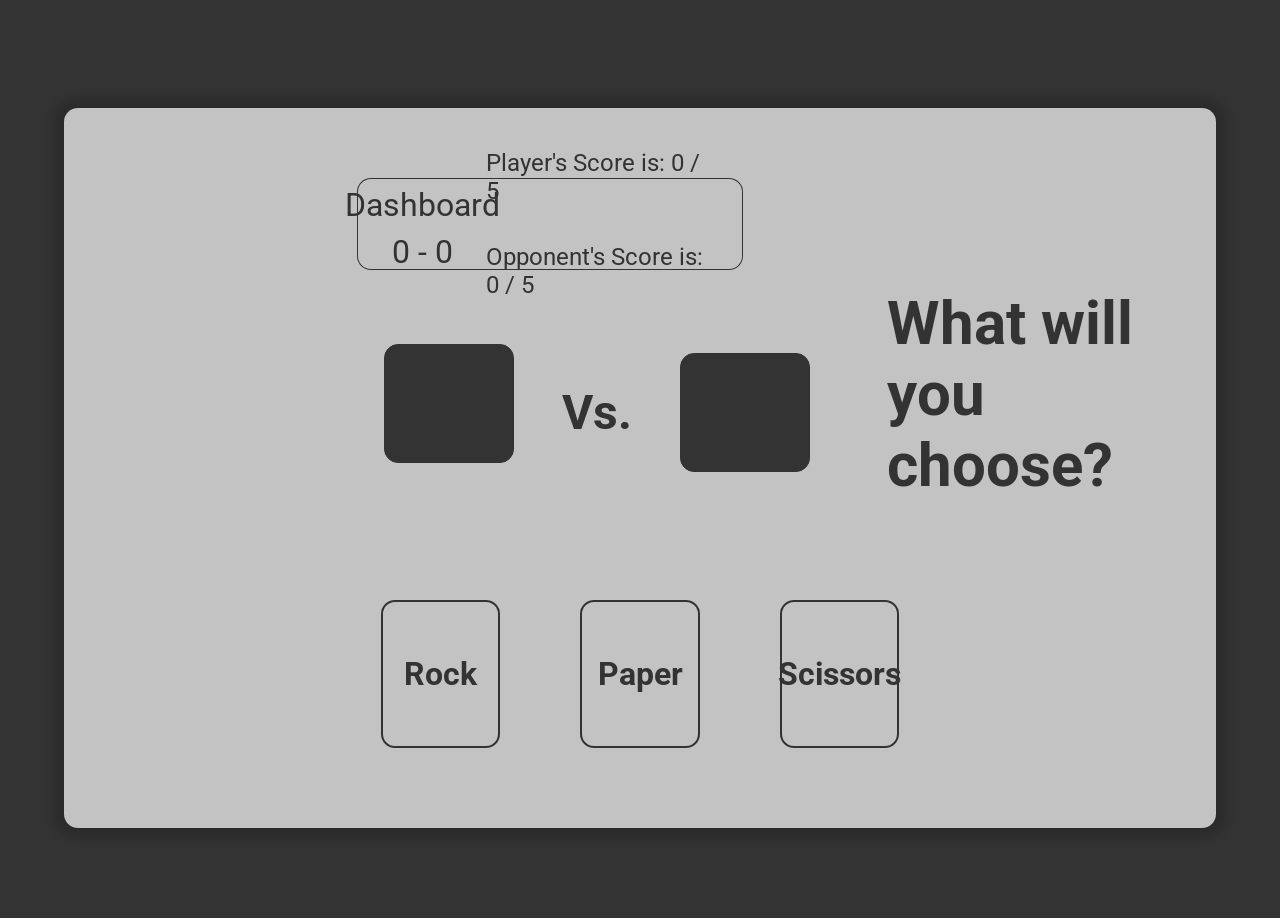
<file: rps-ui/index.html>
<!DOCTYPE html>

<html lang="en">

<head>

    <meta charset="UTF-8">
    <meta name="viewport" content="width=device-width, initial-scale=1.0">
    <title>rps-ui</title>
    <script src="./script.js" defer></script>
    <link rel="stylesheet" href="style.css">

</head>
<body>

    <div class="container">

        <div class="topSection">

            <div class="scoreSection"> <!---->
                <div class="leftSection">
                    <div class="description"><label>Dashboard</label><label class="rounds"></label></div>
                    <div class="points">
                        <label class="p1Score"></label>
                        <br>
                        <label class="p2Score"></label>
                    </div>
                </div>
            </div>

            <div class="display"> <!---->
                <div class="roundAvatars">
                    <div class="p1Card"></div>
                    <label>Vs.</label>
                    <div class="p2Card"></div>
                </div>
                <div class="roundResult"><label></label></div>
            </div>

        </div>

        <div class="bottomSection">
            <div class="btnRock card" data-value="Rock"><h1>Rock</h1></div>
            <div class="btnPaper card" data-value="Paper"><h1>Paper</h1></div>
            <div class="btnScissors card" data-value="Scissors"><h1>Scissors</h1></div>
        </div>

    </div>

</body>
</html>
</file>
<file: calculator/style.css>
@import url('https://fonts.googleapis.com/css2?family=Roboto:wght@400;700&display=swap');

body {
    background-color: rgb(54, 54, 54);
    display: flex;
    justify-content: center;
    align-items: center;
    height: 100vh;
    font-family: 'Roboto', sans-serif;
    font-weight: bold;
    font-size: 18px;
}

.container {
    width: 400px;
    height: 600px;
    background-color: rgb(29, 29, 29);
    border-radius: 32px;
    padding: 40px 10px 20px 10px;
    box-shadow: 0 0 5px 3px rgb(33, 33, 33);
    display: flex;
    flex-direction: column;     
}

.row1, .row2, .row3, .row4, .row5 {
    display: flex;
    flex: 0.6;
    margin: 10px;
    border-radius: 32px;
    justify-content: space-evenly;
    align-items: center;
}

.btn {
    flex: 1;
    border-radius: 100%;
    background-color: rgb(49, 49, 49);
    max-height: 70px;
    max-width: 70px;
    height: 70px;
    width: 70px;
    display: flex;
    justify-content: center;
    align-items: center;
    color: whitesmoke;
}

.btn-special {
    flex: 2;
    background-color: rgb(49, 49, 49);
    border-radius: 32px;
    padding-left: 20px;
    display: flex;
    justify-content: left;
    align-items: center;
    max-height: 70px;
    max-width: 140px;
    height: 70px;
    width: 140px;
    color: whitesmoke;
}

.op {
    flex: 2;
    background-color: rgb(204, 133, 0);
    font-size: 20px;
    flex: 1;
    border-radius: 100%;
    max-height: 70px;
    max-width: 70px;
    height: 70px;
    width: 70px;
    display: flex;
    justify-content: center;
    align-items: center;
    color: whitesmoke;
    
}

.eq {
    flex: 2;
    background-color: rgb(204, 133, 0);
    font-size: 20px;
    flex: 1;
    border-radius: 100%;
    max-height: 70px;
    max-width: 70px;
    height: 70px;
    width: 70px;
    display: flex;
    justify-content: center;
    align-items: center;
    color: whitesmoke;
}

.opk {
    flex: 1;
    border-radius: 100%;
    background-color: rgb(78, 78, 78);
    max-height: 70px;
    max-width: 70px;
    height: 70px;
    width: 70px;
    display: flex;
    justify-content: center;
    align-items: center;
    color: whitesmoke;
}

.screen {
    flex: 1;
    margin: 15px;
    display: flex;
    justify-content: right;
    align-items: center;
    font-size: 48px;
    color: whitesmoke;
    padding-right: 35px;
}
</file>
<file: etchASketch/style.css>
@import url('https://fonts.googleapis.com/css2?family=Roboto:wght@400;500;700&display=swap');

body {
    background-color: whitesmoke;
    text-align: center;
    margin: 0 auto;
    font-family: 'Roboto', sans-serif;
}

:root {
    --bg-color: white;
    --canvas-size: 800px;
}

.cont {
    display: flex;
    flex-direction: column;
    margin: 0 auto;
    height: var(--canvas-size);
    width: var(--canvas-size);
    box-shadow: 0 0 10px 10px rgba(0, 0, 0, 0.06);
    margin-top: 1rem;
    margin-bottom: 1rem;
}

.btn-style {
    background-color: white;
    font-size: 13.33px;
    border: 2px solid black;
    border-radius: 12px;
    padding: 6px 12px;
    margin: 5px;
    font-weight: bold;
}

.btn-style:hover {
    background: #c3c3c3;
}

.btn-style:active {
    background: white;
}

.pixel {
    display: flex;
    flex: 1;    
}

.pixel2 {
    flex: 1;
    background-color: var(--bg-color);
}

/* Color Palette */

.palette {
    display: flex;
    gap: 6px;
    justify-content: center;
    margin-bottom: 1rem;
}

.swatch {
    width: 20px;
    height: 20px;
    border: 1px solid black;    
    border-radius: 50%;
}

.swatch.selected {
    transform: scale(1.3);
}
</file>
<file: js_adminDashboard/style.css>
@import url(../reset.css);
@import url('https://fonts.googleapis.com/css2?family=Roboto:wght@400;700&display=swap');

:root {
    --sidebar-blue: #1992D4;
    --sidebar-text-color: #FFFFFF;
    --header-text-color: #000000;
    --search-bar-color: #E2E8F0;
    --line-color: #F0B429;
    --gray-text-color: #636363;
}

* {
    font-family: 'Roboto', sans-serif;
}

.wrapper {
    height: 100vh;
    display: grid;

    grid-template-columns: auto 1fr;
    grid-template-rows: auto 1fr;
}

/* SIDEBAR RELATED START */

.sidebar {
    grid-area: 1 / 1 / 3 / 2;
    background-color: var(--sidebar-blue);
    color: var(--sidebar-text-color);
    font-weight: bold;
    font-size: 1rem;
    overflow: hidden;
    padding: 1vh 5vw 0 1vw;    

    display: grid;
    grid-template-rows: auto auto auto 1fr;
    row-gap: 3.5vh;
    align-items: start;
}

.dashboard-icon {
    display: grid;
    align-items: center;
}

.dashboard-menu {
    display: grid;
    align-items: center;
    row-gap: 1.5vh;
    padding-left: 0.5vw;
}

.dashboard-settings {
    display: grid;
    align-items: center;
    row-gap: 1.5vh;
    padding-left: 0.5vw;
}

.sidebar-text {
    display: inline-flex;
    gap: 0.8vw;
}

svg {
    width: 22px;
    height: auto;
    fill: var(--sidebar-text-color);
}

.logo svg {
    width: 42px;
    height: auto;
}

.logo span {
    font-size: 1.5rem;
    align-content: center;
}

/* SIDEBAR RELATED END */

/* HEADER RELATED START */

.header {
    grid-area: 1 / 2 / 2 / 3;
    background-color: var(--sidebar-text-color);
    color: var(--header-text-color);
    display: grid;
    grid-template-rows: 1fr 1.5fr;
}

.h-top-section {
    grid-area: 1 / 1 / 2 / 2;
    display: grid;
    grid-auto-flow: column;
    grid-template-columns: 2fr 1fr;
    padding: 0 3vw 0 2vw;
}

.h-bottom-section {
    grid-area: 2 / 1 / 3 / 2;
    display: grid;
    grid-auto-flow: column;
    grid-template-columns: 1fr 1fr;
    padding: 0 3vw 0 2vw;
}

.search-bar,
.profile {
    display: inline-flex;
    align-items: center;
    gap: 1.5vw;
    padding: 1vh 0;
}

.profile {
    justify-content: end;
    padding-right: 0.5vw;
}

.search-bar input {
    border: none;
    background-color: var(--search-bar-color);
    border-radius: 100px;
    width: 100%;
    padding: 5px 15px;
    box-shadow: 0 0 10px 2px rgba(0, 0, 0, 0.05);
}

.search-bar input:focus {
    outline: 1px solid var(--header-text-color);    
}

.profile img {
    border-radius: 100%;
    height: 3.5vh;
    box-shadow: 0 0 10px 3px rgba(0, 0, 0, 0.096);
}

.profile span {
    font-weight: bold;
    font-size: 1rem;
}

.header svg {
    fill: var(--header-text-color);
    width: 24px;
    height: auto;
}

.greeting,
.header-buttons {
    display: inline-flex;
    align-items: center;
    padding: 1vh 0;
}

.greeting img {
    height: 5vh;
    width: auto;
    border-radius: 100%;
    box-shadow: 0 0 10px 3px rgba(0, 0, 0, 0.096);
}

.greeting p {
    font-size: 0.7rem;
}

.greeting {
    font-weight: bold;
    gap: 0.7vw;
    font-size: 1.5rem;
}

.header-buttons {
    gap: 1.5vw;
    justify-content: end;
}

.header-buttons button {
    background-color: var(--sidebar-blue);
    color: var(--sidebar-text-color);
    border: none;
    border-radius: 22px;
    padding: 0.5vh 1.5vw;
    font-size: 1rem;
    box-shadow: 0 0 10px 3px rgba(0, 0, 0, 0.096);
}

/* HEADER RELATED END */

.main-content {
    grid-area: 2 / 2 / 3 / 3;
    background-color: var(--search-bar-color);
    display: grid;
    grid-template-columns: 3.5fr 1fr;
    padding: 6vh 2vw 3vh 1vw;
    grid-template-rows: 1fr 1fr;
    row-gap: 8vh;
    column-gap: 2vw;
}

.your-projects {
    grid-area: 1 / 1 / 3 / 2;
    display: grid;
    grid-template-columns: 1fr 1fr;
    grid-template-rows: 1fr 1fr 1fr;
    gap: 1.5vw 1.5vh;
    position: relative;
}

.card-cont {
    background-color: var(--sidebar-text-color);
    border-radius: 12px;
    box-shadow: 0 0 10px 3px rgba(0, 0, 0, 0.096);
    gap: 1vw;
    display: grid;
    grid-auto-flow: column;
    grid-template-columns: auto 1fr;
}

.orange-line {
    background-color: var(--line-color);
    width: 7px;
    border-top-left-radius: 12px;
    border-bottom-left-radius: 12px;
}

.card {
    display: grid;
    padding: 7% 10% 7% 0;
    align-content: start;
    grid-template-rows: 1fr auto;
    row-gap: 3vh;
    overflow: hidden;
}

.card h2 {
    font-size: 1.8rem;
}

.card p {
    color: var(--gray-text-color);
    font-size: 1rem;
}

.card-text {
    width: 85%;
    overflow: hidden;
}

.svgs {
    display: inline-flex;
    gap: 1vw;
    justify-content: right; 
}

.svgs svg {
    fill: var(--header-text-color);
}

.announcements {
    grid-area: 1 / 2 / 2 / 3;
    background-color: var(--sidebar-text-color);
    border-radius: 12px;
    box-shadow: 0 0 10px 3px rgba(0, 0, 0, 0.096);
    display: grid;   
    padding: 3vh 2vw 1vh 2vw;
    row-gap: 1vh;
    position: relative;
}

.an-section h2 {
    font-size: 1rem;
    font-weight: bold;
}

.an-1,
.an-2 {
    border-bottom: 1px solid var(--gray-text-color);
}

.an-section p {
    font-size: 0.8rem;
    color: var(--gray-text-color);
}

.trending {
    grid-area: 2 / 2 / 3 / 3;
    background-color: var(--sidebar-text-color);
    border-radius: 12px;
    box-shadow: 0 0 10px 3px rgba(0, 0, 0, 0.096);
    display: grid;
    grid-template-rows: 1fr 1fr 1fr 1fr;
    padding: 2vh 2vw;
    row-gap: 2vh;
    position: relative;
}

.tr-card img {
    border-radius: 100%;
    width: auto;
    height: 4.5vh;
    box-shadow: 0 0 10px 3px rgba(0, 0, 0, 0.096);
}

.tr-text h2 {
    font-size: 1rem;
}

.tr-text {
    color: var(--gray-text-color);
    font-size: 1.1rem;
}

.tr-card {
    display: inline-flex;
    gap: 1vw;
    overflow: hidden;
}

.your-projects::before {
    content: "@ Your Projects";
    font-size: 1.8rem;
    color: var(--gray-text-color);
    position: absolute;
    top: -4vh;
    left: 0.5vw;
}

.announcements::before {
    content: "Announcements";
    font-size: 1.8rem;
    color: var(--gray-text-color);
    position: absolute;
    top: -4vh;
    left: 0.5vw;
}

.trending::before {
    content: "Trending";
    font-size: 1.8rem;
    color: var(--gray-text-color);
    position: absolute;
    top: -4vh;
    left: 0.5vw;
}
</file>
<file: js_library/style.css>
@import url(../reset.css);
@import url('https://fonts.googleapis.com/css2?family=Roboto:wght@400;700&display=swap');

:root {
    --header-bg: #49382F;
    --main-bg: #F7F3EB;
    --dark-text: #DBD3CA;
    --logo-clr: #E8C9A0;
    --number-color: #757068;
}

html {
    font-family: "Roboto", sans-serif;
    background-color: var(--main-bg);
}

.wrapper {
    height: 100vh;
    background-color: var(--main-bg);
    display: grid;
    grid-template-columns: clamp(5%, 25vw, 25%) 1fr clamp(5%, 25vw, 25%);
    grid-template-rows: auto 1fr;
}

.header {
    color: var(--dark-text);
    background-color: var(--header-bg);
    border-bottom: 1px solid white;
    grid-area: 1 / 1 / 2 / 4;
    padding: 1vh 2vw 2vh 2vw;
}

.header div {
    display: inline-flex;
    gap: 15px;
}

.header svg {
    height: 48px;
    width: auto;
    fill: var(--logo-clr);
}

.header span {
    font-weight: bold;
    font-size: 2rem;
    color: whitesmoke;
    align-content: center;
}

.main {
    grid-area: 2 / 2 / 3 / 3;
    display: grid;
    grid-template-rows: auto 1fr;
}

.info {
    grid-area: 1 / 1 / 2 / 2;
    display: flex;
    flex-direction: column;
}

.info-container {
    flex: 1;
    display: flex;
    gap: 3vw;
}

.info-card {
    flex: 1;
    border-radius: 16px;
    padding: 0.8vh 0.8vw;
    color: var(--number-color);
    font-weight: italic;
}

.info-card p {
    font-size: 0.95rem;
    white-space: nowrap;
}

.info-card .num {
    font-size: 2rem;
    font-weight: bold;
}

.one {
    background-color: #E9DFD0;
}

.two {
    background-color: #DCE6D8;
}

.three {
    background-color: #F0DFD5;
}

.heading-text-style {
    color: var(--header-bg);
    font-weight: bold;
    font-size: 1.5rem;
    padding: 1vh 0vw;
}

.books {
    grid-area: 2 / 1 / 3 / 2;
    display: grid;
    grid-template-rows: auto 1fr;
}

.books-heading {
    grid-area: 1 / 1 / 2 / 2;
    display: flex;
    align-items: center;
    justify-content: space-between;
    padding: 3vh 0vw 0vh 0vw;
}

.book-container {
    grid-area: 2 / 1 / 3 / 2;
    display: grid;
    grid-template-rows: repeat(auto-fit, 150px);
    row-gap: 1rem;
    padding-bottom: 100px;
}

.example_book-svg {
    height: 26px;
    fill: var(--header-bg);
    
}

.example_book {
    display: flex;
    background-color: #FFFFFF;
    border-radius: 16px;
    padding: 18px 18px;
    height: max-content;
    gap: 18px;
    color: var(--header-bg);
    overflow: auto;
    position: relative;
}

.book_text-h2 {
    font-size: 1.4rem;
    white-space: nowrap;
}

.book_text-p {
    font-size: 1rem;
}

.book_text .pages {
    font-size: 0.9rem;
}

.book_text-span {
    font-size: 0.8rem;
    padding-left: 10px;
}

.book_photo {
    height: 114px;
    width: 114px;
    background-color: var(--logo-clr);
    border-radius: 16px;
    display: flex;
    justify-content: center;
    align-items: center;
}

.dlt-btn-svg {
    height: 36px;
    width: auto;
    position: absolute;
    right: 4%;
    fill: red;
    bottom: 40%;
}

dialog[open] {
    background-color: var(--main-bg);
    border: none;
    border-radius: 8px;
    display: flex;
    flex-direction: column;
    color: var(--header-bg);
    padding: 1.8rem;
    gap: 1.5rem;
    
}

.dialog-header h2 {
    font-size: 2rem;
    line-height: 36px;
}

.dialog-header p {
    font-size: 1rem;
    letter-spacing: 0.5px;
}

dialog input {
    border: 2px solid #E9DFD0;
    background-color: var(--main-bg);
    border-radius: 6px;
    padding: 4px 10px;
    color: var(--header-bg);
}

dialog input:focus {
    border: 2px solid var(--header-bg);
    outline: none;
}

.title_div {
    display: flex;
    flex-direction: column;
}

#title {
    width: 490px;
}

.dialog-font {
    font-size: 1.1rem;
    font-weight: bold;
}

.req {
    color: red;
}

.input_section_cont {
    display: flex;
    gap: 2rem;
}

.div-d {
    display: flex;
    flex-direction: column;
}

.div-d input {
    margin-bottom: 1.5rem;
}

dialog label {
    margin-bottom: 0.5rem;
}

.radios_cont {
    display: flex;
    gap: 1rem;
    align-items: center;
}

.rdio {
    border: 2px solid #E9DFD0;
    border-radius: 6px;
    flex-grow: 1;
    display: flex;
    justify-content: center;
    align-items: center;
    gap: 0.5rem;
    height: 36px;
    
}

.rdio input[type="radio"],
.rdio label {
    margin: 0;
}

.btn_div {
    display: flex;
    justify-content: end;
    align-items: center;
    gap: 1rem;
    border-top: 2px solid #E9DFD0;
}

.btn_div button {
    border: none;
    border-radius: 8px;
    padding: 6px 12px;
    font-size: 1rem;
    font-weight: bold;
    margin-top: 1.5rem;
}

.books-heading button {
    color: whitesmoke;
    background-color: var(--header-bg);
    border: none;
    font-size: 0.8rem;
    font-weight: bold;
    border-radius: 8px;
    padding: 10px 14px;
}

#exit_window {
    background-color: var(--main-bg);
    color: var(--header-bg);
    border: 2px solid #E9DFD0;
}

#confirm_window {
    background-color: var(--header-bg);
    color: var(--dark-text);
}

/* read unread button and text on example book */

.book_text-button { 
    border: none;
    background-color: var(--main-bg);
    border-radius: 8px;
    font-size: 0.8rem;
    color: var(--header-bg);
    padding: 4px 8px;
    margin-top: 3px;
}

.r1:has(input[type="radio"]:checked) {
    background-color: #CADCC0;
    border: 2px solid #168016;
    accent-color: #168016;
}



.r2:has(input[type="radio"]:checked) {
    background-color: #EAD2CB;
    border: 2px solid #B84C4C;
    accent-color: #B84C4C;
}
</file>
<file: js_ticTacToe/style.css>
@import url(../reset.css);
@import url('https://fonts.googleapis.com/css2?family=Roboto:ital,wght@0,400;0,700;1,400&display=swap');   

:root {
    --primary-bg-color: #14161B;
    --secondary-bg-color: #1C1F26;
    --border-color: #2D3139;
    --svg-color: #9198A1;
    --text-bright: #EBEDF0;
    --text-dark: #919895;
    --blue-accent: #38BDF8;
    --blue-shade: #122936;
    --input-color: #181B20;

    --pink: #C030A9;
    --soft-pink: #F8E6F3;
    --yellow: #F7D200;
    --soft-yellow: #FFF6CC;

    --display-value: block;
}

body {
    background-color: var(--primary-bg-color);
    font-family: "Roboto", sans-serif;
    display: flex;
    justify-content: center;
    align-items: center;
    height: 100vh;
    width: 100vw;
}

.container_style {
    border-radius: 12px;
    background-color: var(--secondary-bg-color);
    padding: 25px 50px;
    border: 2px solid var(--border-color);
}

.display_setter {
    display: var(--display-value);
}

.label_text {
    color: var(--text-dark);
    font-weight: bold;
    font-size: 0.6rem;
    display: block;
}

.input_style {
    background-color: var(--input-color);
    border: 2px solid var(--border-color);
    border-radius: 12px;
    color: var(--text-bright);
    padding: 4px 8px;
    outline: none;
}

.input_style:focus {
    outline: none;
    border: 2px solid var(--blue-accent);
}

.avatar {
    display: flex;
    justify-content: center;
    align-items: center;
    border-radius: 12px;
    width: 36px;
    height: 36px;
    background-color: white;
    font-size: 1.5rem;
    background-color: var(--input-color);
    border: 2px solid var(--border-color);
    color: var(--text-bright);
}

.inline_flex {
    display: inline-flex;
    gap: 8px;
}

.red_color {
    color: red;
    font-size: 0.7rem;
}

#form_display {
    display: flex;
    flex-direction: column;
    gap: 8px;
}

.cell_style {
    height: 200px;
    width: 200px;
    background-color: var(--secondary-bg-color);
    border-radius: 12px;
    border: 2px solid var(--border-color);
    display: flex;
    justify-content: center;
    align-items: center;
    font-size: 10rem;
    color: var(--text-bright);
    outline: none;
}

.cell_style:hover {
    outline: none;
    border: 2px solid var(--blue-accent);
}

.cell_style:active {
    outline: none;
    border: 2px solid var(--border-color);
}

.underline0 {
    margin-bottom: 0.5rem;
}

.underline1 {
    margin-bottom: 26px;
}

.wndw_score0 {
    font-size: 2rem;
    font-weight: bold;
    line-height: 35px;
}

.wndw_score1 {
    font-size: 2rem;
    font-weight: bold;
    line-height: 35px;
}

.wndw_text {
    font-size: 1.6rem;
    font-weight: bold;
    line-height: 35px;
    color: var(--svg-color);
}

#board_wrapper {
    display: grid;
    grid-template-columns: auto 1fr;
    column-gap: 5vw;
}

.board_grid {
    grid-area: 1 / 2 / 2 / 3;
    display: grid;
    grid-template-columns: 1fr 1fr 1fr;
    grid-template-rows: 1fr 1fr 1fr;
    gap: 20px;
}

.window_container {
    grid-area: 1 / 1 / 2 / 2;
    display: flex;
    flex-direction: column;
    border: 2px solid var(--border-color);
    border-radius: 12px;
    background-color: var(--secondary-bg-color);
    color: var(--text-bright);
    padding: 25px 25px;
    margin-top: 1vh;
    height: max-content;
}

.inline_flex_wndw {
    display: inline-flex;
    justify-content: space-between;
    align-items: center;
    gap: 10px;
}

.heading_text {
    color: var(--text-bright);
    font-size: 2rem;
}

.info_text {
    color: var(--text-dark);
}

.top_margin {
    margin-top: 0.8rem;
}

.button_style {
    border: 2px solid var(--border-color);
    border-radius: 8px;
    background-color: var(--blue-shade);
    padding: 8px 16px;
    color: var(--text-bright);
    font-weight: bold;
    font-size: .96rem;
}

.button_style:hover {
    border: 2px solid var(--blue-accent);
    cursor: pointer;
}

.button_style:active {
    border: 2px solid var(--border-color);
}
</file>
<file: rockPaperScissors/style.css>
@import url('https://fonts.googleapis.com/css2?family=Roboto:wght@400;500;700&display=swap');

* {
    white-space: pre-line;
}

body {
    margin: 0;
    background-color: #333333;
    display: flex;
    justify-content: center;
    align-items: center;
    height: 100vh;
    font-family: 'Roboto', sans-serif;
}

.container {
    width: 90vw;
    height: 80vh;
    background-color: #C3C3C3;
    border-radius: 14px;
    box-shadow: 0 0 10px 10px rgba(0, 0, 0, 0.170);
    display: flex;
    flex-direction: column;
}

/* TOP SECTION */

.topSection {
    flex: 1;
    display: flex;
    flex-direction: column;
}

.scoreSection {
    flex: 1;
    display: flex;
}

.leftSection {
    flex: 1;
    

    display: flex;
    justify-content: center;
    align-items: end;
        
    
}

.description {
    flex: 1;
    height: 10vh;
    max-height: 10vh;
    max-width: 10vw;
    margin-bottom: 2vh;
    border-radius: 14px 0 0 14px;
    border-top: 1px solid #333333;
    border-left: 1px solid #333333;
    border-bottom: 1px solid #333333;
    display: flex;
    flex-direction: column;
    align-items: center;
    justify-content: center;
}

.description label {
    color: #333333;
    font-size: 32px;
    margin-top: 1vh;
}

.points {
    flex: 1;
    border-radius: 0 14px 14px 0;
    height: 10vh;
    max-height: 10vh;
    max-width: 20vw;
    margin-bottom: 2vh;
    border-top: 1px solid #333333;
    border-right: 1px solid #333333;
    border-bottom: 1px solid #333333;
    display: flex;
    flex-direction: column;
    justify-content: center;
    align-items: end;
    margin-right: 14vw;
}

.points label {
    color: #333333;
    font-size: 24px;
    margin-right: 2vw;
}

.display {
    flex: 0.8;
    display: flex;
}

.roundAvatars {
    flex: 1;
    display: flex;
    justify-content:right;
    align-items: center;
    gap: 48px;
    
}

.p1Card, .p2Card {
    width: 10vw;
    height: 13vh;
    border-radius: 14px;
    border: 1px solid #333333;
    background-color: #333333;
    color: #C3C3C3;
}

.p2Card {
    margin-right: 6vw;
    margin-top: 2vh;
}

.roundAvatars label {
    font-size: 48px;
    font-weight: bold;
    color: #333333;
    margin-top: 2vh;

}

.roundResult {
    flex: 0.4;
    display: flex;
    justify-content: left;
    align-items: center;
}

.roundResult label {
    font-size: 60px;
    font-weight: bold;
    color: #333333;
    margin-bottom: 2vh;
}

/* BOTTOM SECTION */

.bottomSection {
    flex: 0.75;
    display: flex;
    justify-content: center;
    gap: 5rem;
    align-items: center;    
}

.card {
    flex: 1;
    width: 9vw;
    height: 16vh;
    max-width: 9vw;
    max-height: 16vh;
    border-radius: 14px;
    border: 2px solid #333333;
    color: #333333;
    display: flex;
    justify-content: center;
    align-items: center;
}

.cardStylePreset {
    font-size: 32px;
    font-weight: bold;
    color: #333333;
    display: flex;
    justify-content: center;
    align-items: center;
}
</file>
<file: rps-ui/style.css>
@import url('https://fonts.googleapis.com/css2?family=Roboto:wght@400;500;700&display=swap');

* {
    white-space: pre-line;
}

body {
    margin: 0;
    background-color: #333333;
    display: flex;
    justify-content: center;
    align-items: center;
    height: 100vh;
    font-family: 'Roboto', sans-serif;
}

.container {
    width: 90vw;
    height: 80vh;
    background-color: #C3C3C3;
    border-radius: 14px;
    box-shadow: 0 0 10px 10px rgba(0, 0, 0, 0.170);
    display: flex;
    flex-direction: column;
}

/* TOP SECTION */

.topSection {
    flex: 1;
    display: flex;
    flex-direction: column;
}

.scoreSection {
    flex: 1;
    display: flex;
}

.leftSection {
    flex: 1;
    

    display: flex;
    justify-content: center;
    align-items: end;
        
    
}

.description {
    flex: 1;
    height: 10vh;
    max-height: 10vh;
    max-width: 10vw;
    margin-bottom: 2vh;
    border-radius: 14px 0 0 14px;
    border-top: 1px solid #333333;
    border-left: 1px solid #333333;
    border-bottom: 1px solid #333333;
    display: flex;
    flex-direction: column;
    align-items: center;
    justify-content: center;
}

.description label {
    color: #333333;
    font-size: 32px;
    margin-top: 1vh;
}

.points {
    flex: 1;
    border-radius: 0 14px 14px 0;
    height: 10vh;
    max-height: 10vh;
    max-width: 20vw;
    margin-bottom: 2vh;
    border-top: 1px solid #333333;
    border-right: 1px solid #333333;
    border-bottom: 1px solid #333333;
    display: flex;
    flex-direction: column;
    justify-content: center;
    align-items: end;
    margin-right: 14vw;
}

.points label {
    color: #333333;
    font-size: 24px;
    margin-right: 2vw;
}

.display {
    flex: 0.8;
    display: flex;
}

.roundAvatars {
    flex: 1;
    display: flex;
    justify-content:right;
    align-items: center;
    gap: 48px;
    
}

.p1Card, .p2Card {
    width: 10vw;
    height: 13vh;
    border-radius: 14px;
    border: 1px solid #333333;
    background-color: #333333;
    color: #C3C3C3;
}

.p2Card {
    margin-right: 6vw;
    margin-top: 2vh;
}

.roundAvatars label {
    font-size: 48px;
    font-weight: bold;
    color: #333333;
    margin-top: 2vh;

}

.roundResult {
    flex: 0.4;
    display: flex;
    justify-content: left;
    align-items: center;
}

.roundResult label {
    font-size: 60px;
    font-weight: bold;
    color: #333333;
    margin-bottom: 2vh;
}

/* BOTTOM SECTION */

.bottomSection {
    flex: 0.75;
    display: flex;
    justify-content: center;
    gap: 5rem;
    align-items: center;    
}

.card {
    flex: 1;
    width: 9vw;
    height: 16vh;
    max-width: 9vw;
    max-height: 16vh;
    border-radius: 14px;
    border: 2px solid #333333;
    color: #333333;
    display: flex;
    justify-content: center;
    align-items: center;
}

.cardStylePreset {
    font-size: 32px;
    font-weight: bold;
    color: #333333;
    display: flex;
    justify-content: center;
    align-items: center;
}
</file>
